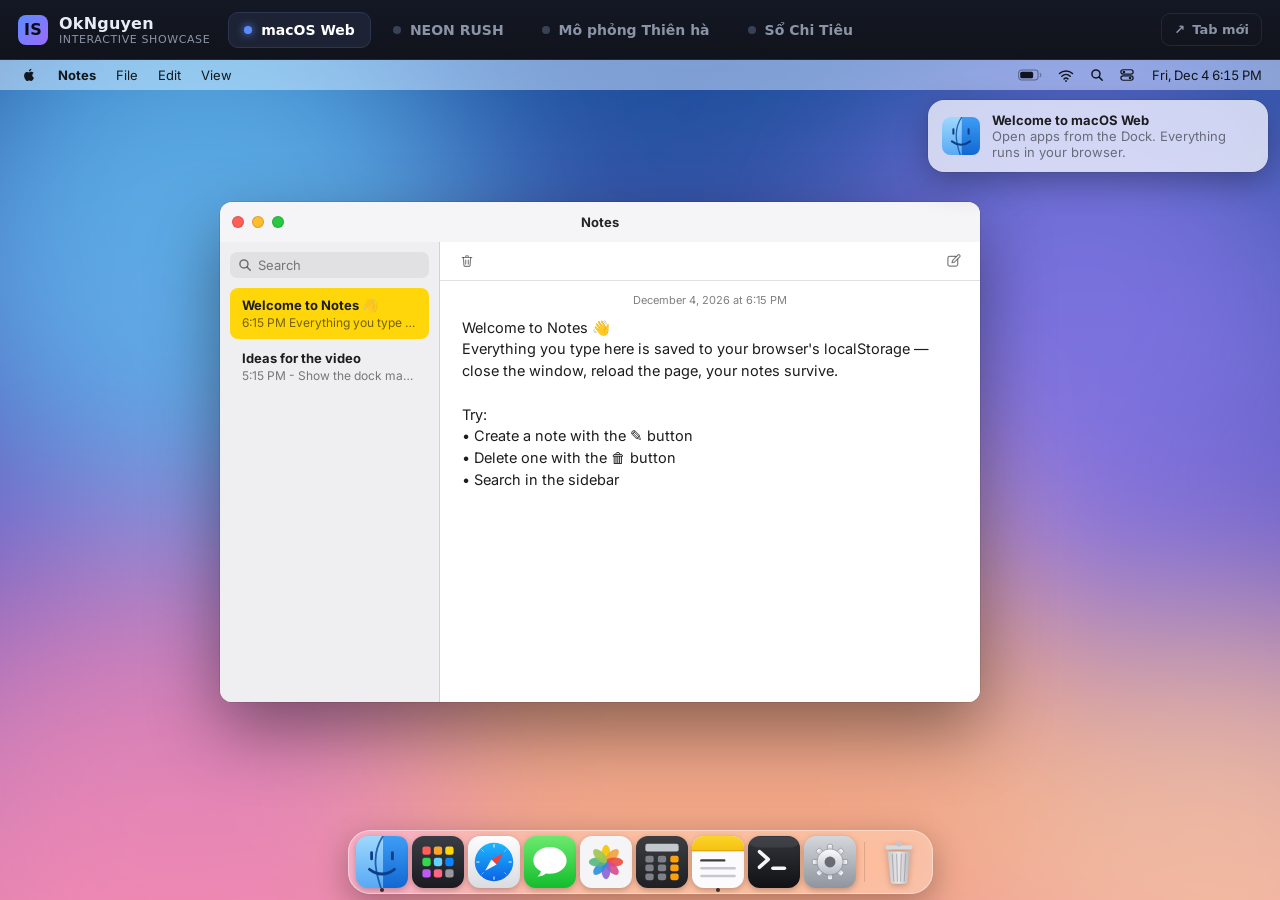
<file: index.html>
<!DOCTYPE html>
<html lang="vi">

<head>
  <meta charset="UTF-8">
  <meta name="viewport" content="width=device-width, initial-scale=1">
  <script type="text/javascript" src="https://lib.oknguyen.com/icon-oknguyen.js"></script>
  <title>Interactive Showcase - OkNguyen</title>
  <style>
    :root {
      --bg: #0b0d12;
      --bar: #11141b;
      --line: #222836;
      --txt: #e7ecf5;
      --mut: #8b94a7;
      --accent: #5b8cff;
      --accent2: #9b6bff;
    }

    * {
      margin: 0;
      padding: 0;
      box-sizing: border-box
    }

    html,
    body {
      height: 100%
    }

    body {
      font-family: 'Inter', system-ui, -apple-system, 'Segoe UI', Roboto, sans-serif;
      background: var(--bg);
      color: var(--txt);
      display: flex;
      flex-direction: column;
      height: 100vh;
      overflow: hidden
    }

    header {
      flex: 0 0 auto;
      display: flex;
      align-items: center;
      gap: 18px;
      padding: 0 18px;
      height: 60px;
      background: linear-gradient(180deg, #141824, #10131b);
      border-bottom: 1px solid var(--line);
      box-shadow: 0 1px 0 rgba(255, 255, 255, .03)
    }

    .brand {
      display: flex;
      align-items: center;
      gap: 11px;
      font-weight: 800;
      letter-spacing: .2px;
      white-space: nowrap
    }

    .brand .logo {
      width: 30px;
      height: 30px;
      border-radius: 8px;
      background: linear-gradient(135deg, var(--accent), var(--accent2));
      display: flex;
      align-items: center;
      justify-content: center;
      font-weight: 900;
      color: #0b0d12;
      font-size: 16px
    }

    .brand small {
      display: block;
      font-weight: 500;
      font-size: 11px;
      color: var(--mut);
      letter-spacing: .6px;
      text-transform: uppercase
    }

    nav {
      display: flex;
      gap: 6px;
      flex: 1 1 auto;
      overflow-x: auto;
      scrollbar-width: none
    }

    nav::-webkit-scrollbar {
      display: none
    }

    .tab {
      appearance: none;
      border: 1px solid transparent;
      background: transparent;
      color: var(--mut);
      font: inherit;
      font-weight: 600;
      font-size: 14px;
      padding: 9px 15px;
      border-radius: 10px;
      cursor: pointer;
      white-space: nowrap;
      display: flex;
      align-items: center;
      gap: 9px;
      transition: .15s
    }

    .tab .dot {
      width: 8px;
      height: 8px;
      border-radius: 50%;
      background: #384256;
      flex: 0 0 auto
    }

    .tab:hover {
      color: var(--txt);
      background: #1a1f2b
    }

    .tab.active {
      color: #fff;
      background: #1d2334;
      border-color: #2c3650
    }

    .tab.active .dot {
      background: var(--accent);
      box-shadow: 0 0 8px var(--accent)
    }

    .right {
      display: flex;
      align-items: center;
      gap: 10px;
      flex: 0 0 auto
    }

    .openbtn {
      display: inline-flex;
      align-items: center;
      gap: 7px;
      text-decoration: none;
      color: var(--mut);
      font-size: 13px;
      font-weight: 600;
      padding: 8px 12px;
      border: 1px solid var(--line);
      border-radius: 9px;
      transition: .15s
    }

    .openbtn:hover {
      color: #fff;
      border-color: #33405e;
      background: #161b27
    }

    main {
      flex: 1 1 auto;
      position: relative;
      background: #000
    }

    iframe {
      position: absolute;
      inset: 0;
      width: 100%;
      height: 100%;
      border: 0;
      background: #000
    }

    #loader {
      position: absolute;
      inset: 0;
      display: flex;
      align-items: center;
      justify-content: center;
      flex-direction: column;
      gap: 14px;
      color: var(--mut);
      background: var(--bg);
      transition: opacity .3s;
      z-index: 2
    }

    #loader.hide {
      opacity: 0;
      pointer-events: none
    }

    .spin {
      width: 34px;
      height: 34px;
      border: 3px solid #2a3245;
      border-top-color: var(--accent);
      border-radius: 50%;
      animation: s 1s linear infinite
    }

    @keyframes s {
      to {
        transform: rotate(360deg)
      }
    }

    @media (max-width:720px) {
      header {
        gap: 10px;
        padding: 0 10px
      }

      .brand small {
        display: none
      }

      .tab {
        padding: 8px 11px;
        font-size: 13px
      }

      .openbtn span {
        display: none
      }
    }
  </style>
</head>

<body>
  <header>
    <div class="brand">
      <div class="logo">IS</div>
      <div>OkNguyen<small>Interactive Showcase</small></div>
    </div>
    <nav id="nav"></nav>
    <div class="right">
      <a class="openbtn" id="openNew" href="#" target="_blank" rel="noopener" title="Mở demo hiện tại ở tab mới">↗
        <span>Tab mới</span></a>
    </div>
  </header>

  <main>
    <div id="loader">
      <div class="spin"></div>
      <div id="loadlabel">Đang tải…</div>
    </div>
    <iframe id="frame" title="demo" allow="fullscreen; autoplay; gamepad; pointer-lock" allowfullscreen></iframe>
  </main>

  <script>
    const DEMOS = [
      { id: 'macos', label: 'macOS Web', src: 'macos/index.html' },
      { id: 'neon-rush', label: 'NEON RUSH', src: 'neon-rush/index.html' },
      { id: 'galaxy', label: 'Mô phỏng Thiên hà', src: 'galaxy/index.html' },
      { id: 'expense', label: 'Sổ Chi Tiêu', src: 'expense/index.html' },
    ];

    const nav = document.getElementById('nav');
    const frame = document.getElementById('frame');
    const loader = document.getElementById('loader');
    const loadlabel = document.getElementById('loadlabel');
    const openNew = document.getElementById('openNew');

    DEMOS.forEach(d => {
      const b = document.createElement('button');
      b.className = 'tab'; b.dataset.id = d.id;
      b.innerHTML = '<span class="dot"></span>' + d.label;
      b.onclick = () => { location.hash = d.id; };
      nav.appendChild(b);
    });

    function current() {
      const id = location.hash.replace('#', '');
      return DEMOS.find(d => d.id === id) || DEMOS[0];
    }
    function load() {
      const d = current();
      document.querySelectorAll('.tab').forEach(t => t.classList.toggle('active', t.dataset.id === d.id));
      loadlabel.textContent = 'Đang tải ' + d.label + '…';
      loader.classList.remove('hide');
      openNew.href = d.src;
      if (frame.getAttribute('src') !== d.src) frame.setAttribute('src', d.src);
      else loader.classList.add('hide');
      document.title = 'Interactive Showcase · ' + d.label;
    }
    frame.addEventListener('load', () => loader.classList.add('hide'));
    window.addEventListener('hashchange', load);
    load();
  </script>
</body>

</html>
</file>
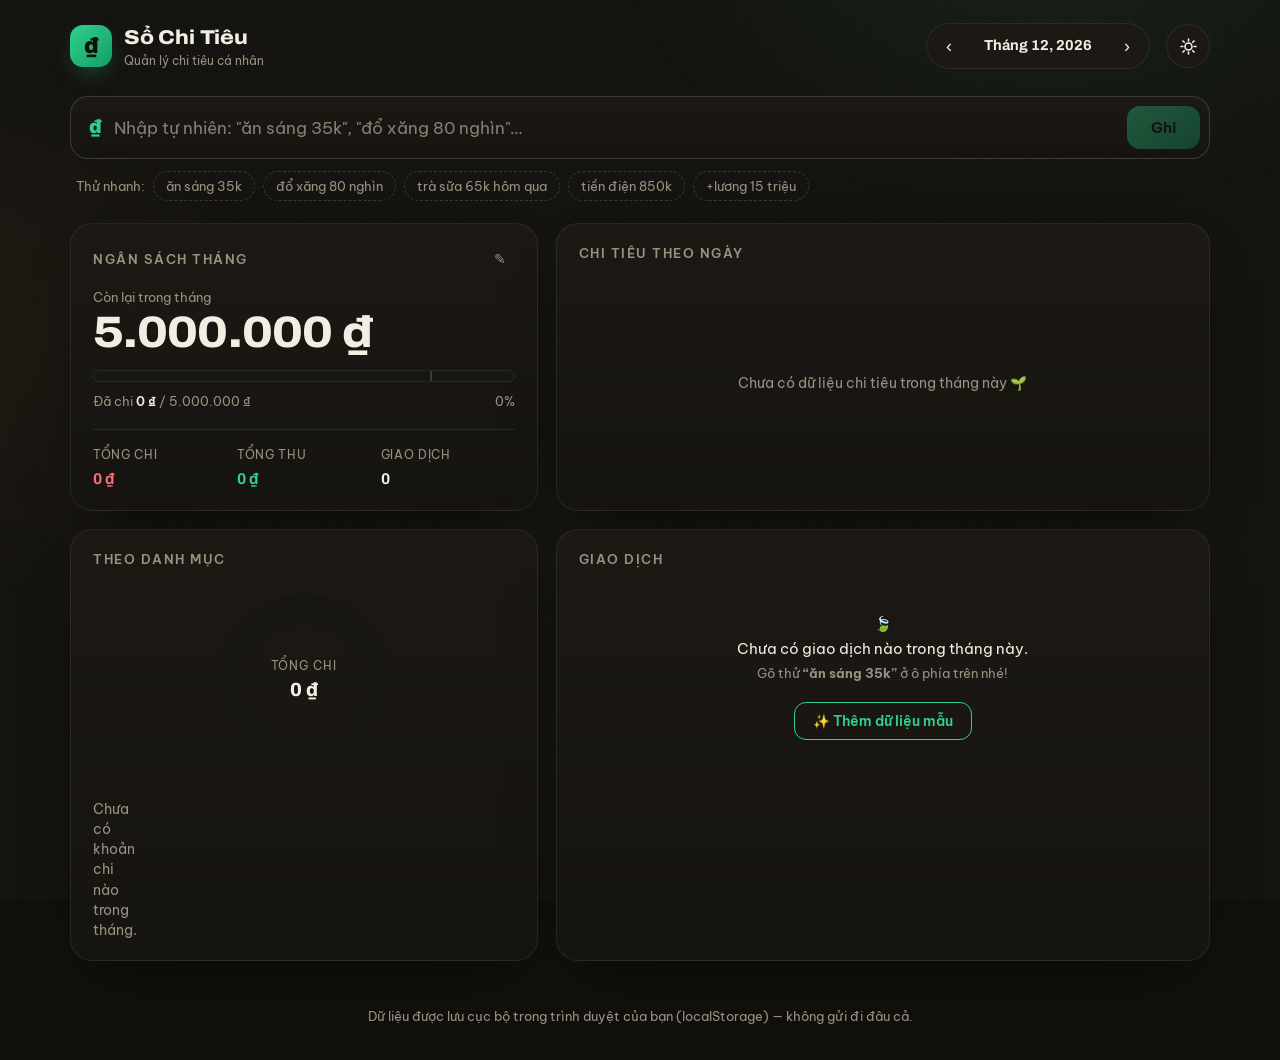
<file: expense/index.html>
<!DOCTYPE html>
<html lang="vi" data-theme="dark">
<head>
  <meta charset="UTF-8" />
  <meta name="viewport" content="width=device-width, initial-scale=1, viewport-fit=cover" />
  <meta name="theme-color" content="#11100d" />
  <meta name="description" content="Sổ Chi Tiêu — quản lý chi tiêu cá nhân kiểu Việt: nhập tự nhiên 'ăn sáng 35k', tự phân loại, biểu đồ và cảnh báo ngân sách." />
  <title>Sổ Chi Tiêu — Quản lý chi tiêu cá nhân</title>
  <link rel="icon" href="data:image/svg+xml,%3Csvg xmlns='http://www.w3.org/2000/svg' viewBox='0 0 64 64'%3E%3Crect width='64' height='64' rx='15' fill='%232fd18c'/%3E%3Ctext x='32' y='45' font-size='38' font-weight='bold' font-family='Arial' text-anchor='middle' fill='%230a120d'%3E%E2%82%AB%3C/text%3E%3C/svg%3E" />
  <link rel="preconnect" href="https://fonts.googleapis.com" />
  <link rel="preconnect" href="https://fonts.gstatic.com" crossorigin />
  <link href="https://fonts.googleapis.com/css2?family=Archivo:wdth,wght@62..125,400..900&family=Be+Vietnam+Pro:wght@400;500;600;700;800&display=swap" rel="stylesheet" />
  <link rel="stylesheet" href="styles.css" />
</head>
<body>
  <div class="bg-glow" aria-hidden="true"></div>

  <header class="topbar container">
    <div class="brand">
      <span class="brand-mark" aria-hidden="true">₫</span>
      <div>
        <h1>Sổ Chi Tiêu</h1>
        <p class="brand-sub">Quản lý chi tiêu cá nhân</p>
      </div>
    </div>
    <nav class="month-nav" aria-label="Chọn tháng">
      <button id="prevMonth" class="icon-btn" aria-label="Tháng trước">‹</button>
      <span id="monthLabel" class="month-label">—</span>
      <button id="nextMonth" class="icon-btn" aria-label="Tháng sau">›</button>
    </nav>
    <button id="themeToggle" class="icon-btn theme-toggle" aria-label="Đổi giao diện sáng / tối"></button>
  </header>

  <main class="container">
    <!-- Ô nhập ngôn ngữ tự nhiên -->
    <section class="entry reveal" style="--d:0s" aria-label="Thêm giao dịch">
      <form id="entryForm" class="entry-box" autocomplete="off">
        <span class="entry-icon" aria-hidden="true">₫</span>
        <input id="entryInput" type="text" enterkeyhint="done"
               placeholder="Nhập tự nhiên: &quot;ăn sáng 35k&quot;, &quot;đổ xăng 80 nghìn&quot;…" />
        <button type="submit" id="entryAdd" class="btn-add" disabled>Ghi</button>
      </form>
      <div id="preview" class="preview-row" hidden></div>
      <div class="examples" id="examples">
        <span class="examples-label">Thử nhanh:</span>
        <button type="button" class="chip-example">ăn sáng 35k</button>
        <button type="button" class="chip-example">đổ xăng 80 nghìn</button>
        <button type="button" class="chip-example">trà sữa 65k hôm qua</button>
        <button type="button" class="chip-example">tiền điện 850k</button>
        <button type="button" class="chip-example">+lương 15 triệu</button>
      </div>
    </section>

    <section class="grid">
      <!-- Ngân sách -->
      <article class="card budget-card reveal" style="--d:.06s">
        <header class="card-head">
          <h2>Ngân sách tháng</h2>
          <button id="budgetEdit" class="icon-btn small" aria-label="Sửa ngân sách" title="Sửa ngân sách">✎</button>
        </header>
        <div id="overBanner" class="over-banner" hidden>
          <span aria-hidden="true">🚨</span><span>Vượt ngân sách <b id="overAmount"></b></span>
        </div>
        <p class="budget-remaining-label" id="remainLabel">Còn lại trong tháng</p>
        <p class="big-number" id="remainValue">0 ₫</p>
        <div class="progress" role="progressbar" aria-label="Mức dùng ngân sách" id="progressBar">
          <div class="progress-fill" id="progressFill"></div>
          <span class="progress-tick" style="left:80%" title="Ngưỡng cảnh báo 80%"></span>
        </div>
        <p class="budget-meta">
          <span>Đã chi <b id="spentValue">0 ₫</b> / <span id="budgetValue">0 ₫</span></span>
          <span id="budgetPct">0%</span>
        </p>
        <form id="budgetForm" class="budget-form" hidden>
          <input id="budgetInput" type="text" inputmode="text" placeholder="VD: 5tr, 8 triệu, 5000000" />
          <button class="btn-mini" type="submit">Lưu</button>
          <div class="budget-presets" role="group" aria-label="Mức ngân sách gợi ý">
            <button type="button" data-v="3000000">3tr</button>
            <button type="button" data-v="5000000">5tr</button>
            <button type="button" data-v="8000000">8tr</button>
            <button type="button" data-v="12000000">12tr</button>
            <button type="button" data-v="20000000">20tr</button>
          </div>
        </form>
        <div class="stats-row">
          <div class="stat"><span class="stat-label">Tổng chi</span><b id="statExpense" class="neg">0 ₫</b></div>
          <div class="stat"><span class="stat-label">Tổng thu</span><b id="statIncome" class="pos">0 ₫</b></div>
          <div class="stat"><span class="stat-label">Giao dịch</span><b id="statCount">0</b></div>
        </div>
      </article>

      <!-- Biểu đồ cột theo ngày -->
      <article class="card chart-card reveal" style="--d:.12s">
        <header class="card-head">
          <h2>Chi tiêu theo ngày</h2>
          <span class="card-cap" id="barCaption"></span>
        </header>
        <div id="barChart" class="bar-chart" role="img" aria-label="Biểu đồ cột chi tiêu theo ngày trong tháng"></div>
      </article>

      <!-- Biểu đồ tròn theo danh mục -->
      <article class="card donut-card reveal" style="--d:.18s">
        <header class="card-head">
          <h2>Theo danh mục</h2>
          <span class="card-cap" id="donutCaption"></span>
        </header>
        <div class="donut-wrap">
          <div class="donut-figure" id="donut" role="img" aria-label="Biểu đồ tròn chi tiêu theo danh mục"></div>
          <ul id="legend" class="legend"></ul>
        </div>
      </article>

      <!-- Danh sách giao dịch -->
      <article class="card list-card reveal" style="--d:.24s">
        <header class="card-head">
          <h2>Giao dịch</h2>
          <span class="card-cap" id="txCount"></span>
        </header>
        <div id="txList" class="tx-list"></div>
        <div id="emptyState" class="empty" hidden>
          <p class="empty-icon" aria-hidden="true">🍃</p>
          <p>Chưa có giao dịch nào trong tháng này.</p>
          <p class="muted">Gõ thử <b>“ăn sáng 35k”</b> ở ô phía trên nhé!</p>
          <button id="seedBtn" class="btn-ghost" type="button">✨ Thêm dữ liệu mẫu</button>
        </div>
      </article>
    </section>
  </main>

  <footer class="foot container">
    Dữ liệu được lưu cục bộ trong trình duyệt của bạn (localStorage) — không gửi đi đâu cả.
  </footer>

  <div id="toasts" class="toasts" aria-live="polite"></div>
  <div id="catPicker" class="cat-picker" hidden></div>

  <script src="parser.js"></script>
  <script src="app.js"></script>
</body>
</html>
</file>
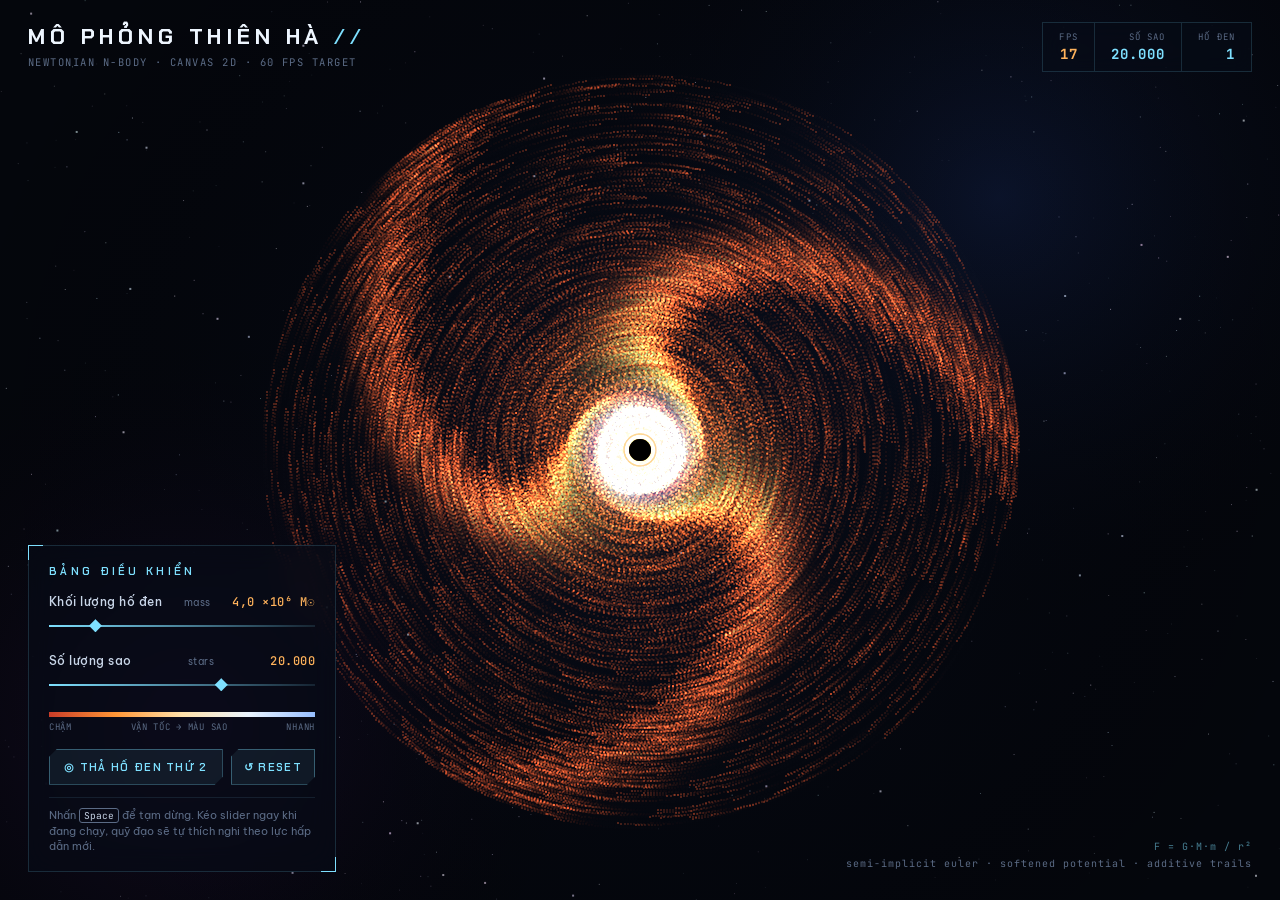
<file: galaxy/index.html>
<!DOCTYPE html>
<html lang="vi">
<head>
<meta charset="UTF-8">
<meta name="viewport" content="width=device-width, initial-scale=1.0">
<title>Mô Phỏng Thiên Hà · Newtonian N-Body</title>
<link rel="icon" href="data:,">
<link rel="preconnect" href="https://fonts.googleapis.com">
<link rel="preconnect" href="https://fonts.gstatic.com" crossorigin>
<link href="https://fonts.googleapis.com/css2?family=Chakra+Petch:wght@500;600;700&family=Be+Vietnam+Pro:wght@400;500&family=JetBrains+Mono:wght@400;700&display=swap" rel="stylesheet">
<style>
  :root {
    --bg: #04060c;
    --cyan: #7ee0ff;
    --cyan-dim: rgba(126, 224, 255, 0.16);
    --amber: #ffb35c;
    --text: #c9d6e8;
    --text-dim: #5b6b85;
    --panel-bg: rgba(8, 12, 24, 0.62);
  }
  * { margin: 0; padding: 0; box-sizing: border-box; }
  html, body { height: 100%; overflow: hidden; }
  body {
    background: var(--bg);
    color: var(--text);
    font-family: 'Be Vietnam Pro', sans-serif;
    user-select: none;
  }
  canvas { position: fixed; inset: 0; display: block; }
  #sim.armed { cursor: crosshair; }

  /* ---- HUD layers ---- */
  .hud { position: fixed; z-index: 10; pointer-events: none; }

  header.hud {
    top: 0; left: 0; right: 0;
    display: flex; justify-content: space-between; align-items: flex-start;
    padding: 22px 28px;
  }
  .title h1 {
    font-family: 'Chakra Petch', sans-serif;
    font-weight: 700; font-size: 22px;
    letter-spacing: 0.22em; color: #eef6ff;
  }
  .title h1 .slash { color: var(--cyan); font-weight: 500; }
  .title .sub {
    margin-top: 4px;
    font-family: 'JetBrains Mono', monospace;
    font-size: 10.5px; letter-spacing: 0.14em;
    color: var(--text-dim);
  }
  .readouts {
    display: flex; gap: 0;
    font-family: 'JetBrains Mono', monospace;
    font-size: 11px; letter-spacing: 0.1em;
    border: 1px solid var(--cyan-dim);
    background: var(--panel-bg);
    backdrop-filter: blur(10px);
  }
  .readouts .cell {
    padding: 8px 16px;
    border-left: 1px solid var(--cyan-dim);
    text-align: right;
  }
  .readouts .cell:first-child { border-left: none; }
  .readouts .lbl { color: var(--text-dim); font-size: 9px; display: block; margin-bottom: 2px; }
  .readouts b { color: var(--cyan); font-weight: 700; font-size: 14px; }
  .readouts #fps.warn { color: var(--amber); }

  /* ---- Control panel ---- */
  aside.hud {
    left: 28px; bottom: 28px;
    width: 308px;
    pointer-events: auto;
    background: var(--panel-bg);
    backdrop-filter: blur(14px);
    border: 1px solid var(--cyan-dim);
    padding: 18px 20px 16px;
  }
  /* corner brackets */
  aside.hud::before, aside.hud::after {
    content: ''; position: absolute; width: 14px; height: 14px;
    border: 1px solid var(--cyan);
  }
  aside.hud::before { top: -1px; left: -1px; border-right: none; border-bottom: none; }
  aside.hud::after  { bottom: -1px; right: -1px; border-left: none; border-top: none; }

  aside h2 {
    font-family: 'Chakra Petch', sans-serif;
    font-size: 11px; font-weight: 600; letter-spacing: 0.3em;
    color: var(--cyan); margin-bottom: 16px;
  }
  .ctrl { margin-bottom: 14px; }
  .ctrl label {
    display: flex; justify-content: space-between; align-items: baseline;
    font-size: 12px; font-weight: 500; letter-spacing: 0.04em;
    margin-bottom: 7px;
  }
  .ctrl label .en { color: var(--text-dim); font-size: 10px; font-weight: 400; }
  .ctrl output {
    font-family: 'JetBrains Mono', monospace;
    font-size: 12px; color: var(--amber);
  }
  input[type=range] {
    -webkit-appearance: none; appearance: none;
    width: 100%; height: 18px; background: transparent; cursor: pointer;
  }
  input[type=range]::-webkit-slider-runnable-track {
    height: 2px;
    background: linear-gradient(90deg, var(--cyan), rgba(126,224,255,0.12));
  }
  input[type=range]::-webkit-slider-thumb {
    -webkit-appearance: none; appearance: none;
    width: 13px; height: 13px; margin-top: -5.5px;
    background: var(--cyan);
    clip-path: polygon(50% 0, 100% 50%, 50% 100%, 0 50%);
    box-shadow: 0 0 10px rgba(126,224,255,0.8);
  }
  input[type=range]::-moz-range-track {
    height: 2px;
    background: linear-gradient(90deg, var(--cyan), rgba(126,224,255,0.12));
  }
  input[type=range]::-moz-range-thumb {
    width: 13px; height: 13px; border: none;
    background: var(--cyan);
    clip-path: polygon(50% 0, 100% 50%, 50% 100%, 0 50%);
  }

  .legend { margin: 2px 0 16px; }
  .legend .bar {
    height: 5px;
    background: linear-gradient(90deg, #c83c28, #ff9636, #ffe1aa, #ebf5ff, #96beff);
  }
  .legend .cap {
    display: flex; justify-content: space-between;
    font-family: 'JetBrains Mono', monospace;
    font-size: 9px; color: var(--text-dim);
    letter-spacing: 0.08em; margin-top: 4px;
  }

  .btns { display: flex; gap: 8px; margin-top: 4px; }
  button {
    font-family: 'Chakra Petch', sans-serif;
    font-size: 11px; font-weight: 600; letter-spacing: 0.12em;
    color: var(--cyan);
    background: rgba(126,224,255,0.07);
    border: 1px solid rgba(126,224,255,0.35);
    padding: 10px 12px; cursor: pointer;
    clip-path: polygon(8px 0, 100% 0, 100% calc(100% - 8px), calc(100% - 8px) 100%, 0 100%, 0 8px);
    transition: background .15s, color .15s, border-color .15s, box-shadow .15s;
  }
  button:hover { background: rgba(126,224,255,0.18); box-shadow: 0 0 14px rgba(126,224,255,0.25); }
  #dropBtn { flex: 1; }
  #dropBtn.armed {
    color: #1a0f00; background: var(--amber); border-color: var(--amber);
    box-shadow: 0 0 18px rgba(255,179,92,0.55);
    animation: pulse 1.1s ease-in-out infinite;
  }
  #dropBtn:disabled {
    opacity: 0.35; cursor: not-allowed; box-shadow: none;
    background: rgba(126,224,255,0.07);
  }
  @keyframes pulse { 50% { box-shadow: 0 0 30px rgba(255,179,92,0.85); } }

  .hint {
    margin-top: 12px;
    font-size: 10.5px; line-height: 1.5;
    color: var(--text-dim);
    border-top: 1px solid rgba(126,224,255,0.1);
    padding-top: 10px;
    min-height: 28px;
  }
  .hint.armed { color: var(--amber); }
  kbd {
    font-family: 'JetBrains Mono', monospace; font-size: 9.5px;
    border: 1px solid var(--text-dim); border-radius: 3px;
    padding: 0 4px; color: var(--text);
  }

  footer.hud {
    right: 28px; bottom: 28px;
    font-family: 'JetBrains Mono', monospace;
    font-size: 10px; letter-spacing: 0.1em;
    color: var(--text-dim); text-align: right; line-height: 1.7;
  }
  footer .formula { color: rgba(126,224,255,0.55); }

  #pausedTag {
    top: 50%; left: 50%; transform: translate(-50%, -50%);
    font-family: 'Chakra Petch', sans-serif;
    font-size: 13px; font-weight: 600; letter-spacing: 0.5em;
    color: var(--amber);
    border: 1px solid rgba(255,179,92,0.5);
    padding: 10px 26px 10px 32px;
    background: rgba(8,12,24,0.7);
    display: none;
  }
  #pausedTag.show { display: block; }
</style>
</head>
<body>

<canvas id="bg"></canvas>
<canvas id="sim"></canvas>

<header class="hud">
  <div class="title">
    <h1>MÔ PHỎNG THIÊN HÀ <span class="slash">//</span></h1>
    <div class="sub">NEWTONIAN N-BODY &middot; CANVAS 2D &middot; 60 FPS TARGET</div>
  </div>
  <div class="readouts">
    <div class="cell"><span class="lbl">FPS</span><b id="fps">--</b></div>
    <div class="cell"><span class="lbl">SỐ SAO</span><b id="starCt">0</b></div>
    <div class="cell"><span class="lbl">HỐ ĐEN</span><b id="bhCt">1</b></div>
  </div>
</header>

<aside class="hud">
  <h2>BẢNG ĐIỀU KHIỂN</h2>

  <div class="ctrl">
    <label>Khối lượng hố đen <span class="en">mass</span> <output id="massVal"></output></label>
    <input type="range" id="mass" min="1" max="20" step="0.1" value="4">
  </div>

  <div class="ctrl">
    <label>Số lượng sao <span class="en">stars</span> <output id="countVal"></output></label>
    <input type="range" id="count" min="1000" max="30000" step="500" value="20000">
  </div>

  <div class="legend">
    <div class="bar"></div>
    <div class="cap"><span>CHẬM</span><span>VẬN TỐC &rarr; MÀU SAO</span><span>NHANH</span></div>
  </div>

  <div class="btns">
    <button id="dropBtn">&#9678; THẢ HỐ ĐEN THỨ 2</button>
    <button id="resetBtn">&#8634; RESET</button>
  </div>

  <p class="hint" id="hint"></p>
</aside>

<footer class="hud">
  <div class="formula">F = G&middot;M&middot;m / r&sup2;</div>
  <div>semi-implicit euler &middot; softened potential &middot; additive trails</div>
</footer>

<div class="hud" id="pausedTag">TẠM DỪNG</div>

<script>
'use strict';
(() => {

// ============================== Setup ==============================
const simCv = document.getElementById('sim');
const bgCv  = document.getElementById('bg');
const ctx   = simCv.getContext('2d');
const bgx   = bgCv.getContext('2d', { alpha: false });

let W = 0, H = 0;

// ============================== State ==============================
const MAXN  = 46000;                 // 30k slider max + companion galaxies
const px = new Float32Array(MAXN);
const py = new Float32Array(MAXN);
const vx = new Float32Array(MAXN);
const vy = new Float32Array(MAXN);
let active = 0;

const GM_UNIT  = 150;                // slider unit (10^6 M☉) -> GM in px³/frame²
const SOFT2    = 90;                 // softening² (px²): keeps F finite at r->0
const SOFT2_BH = 500;                // larger softening between black holes
const MAX_BH   = 4;
const TRAIL    = 0.18;               // per-frame alpha removed -> trail length

const bhs = [];                      // {x, y, vx, vy, gm, dir}
const pulses = [];                   // merge shockwave rings

let armed = false, paused = false;
let dragging = false, dragSX = 0, dragSY = 0, dragX = 0, dragY = 0;

// ---- velocity -> color buckets (counting sort, 1 fillStyle per bucket) ----
const NB = 48;
const bidx   = new Uint8Array(MAXN);
const counts = new Int32Array(NB);
const offs   = new Int32Array(NB);
const order  = new Int32Array(MAXN);
let invVTop  = 1;                    // 1 / max expected speed, tracks BH mass

// Stellar temperature palette: slow = red dwarf, fast = blue-hot
const PAL = (() => {
  const stops = [
    [0.00, 200,  60,  40, 0.34],
    [0.30, 255, 150,  60, 0.42],
    [0.55, 255, 225, 170, 0.52],
    [0.75, 235, 245, 255, 0.62],
    [1.00, 150, 190, 255, 0.85],
  ];
  const out = [];
  for (let i = 0; i < NB; i++) {
    const t = i / (NB - 1);
    let a = stops[0], b = stops[stops.length - 1];
    for (let s = 0; s < stops.length - 1; s++)
      if (t >= stops[s][0] && t <= stops[s + 1][0]) { a = stops[s]; b = stops[s + 1]; break; }
    const f = (t - a[0]) / (b[0] - a[0] || 1);
    const mix = (i1, i2) => Math.round(a[i1] + (b[i1] - a[i1]) * f);
    out.push(`rgba(${mix(1)},${mix(2)},${mix(3)},${(a[4] + (b[4] - a[4]) * f).toFixed(2)})`);
  }
  return out;
})();

// ============================== DOM refs ==============================
const $ = id => document.getElementById(id);
const massEl = $('mass'), countEl = $('count');
const massVal = $('massVal'), countVal = $('countVal');
const fpsEl = $('fps'), starCtEl = $('starCt'), bhCtEl = $('bhCt');
const dropBtn = $('dropBtn'), resetBtn = $('resetBtn');
const hintEl = $('hint'), pausedTag = $('pausedTag');

const viNum = n => n.toLocaleString('vi-VN');
const HINT_IDLE  = 'Nhấn <kbd>Space</kbd> để tạm dừng. Kéo slider ngay khi đang chạy, quỹ đạo sẽ tự thích nghi theo lực hấp dẫn mới.';
const HINT_ARMED = 'Click vào vũ trụ để thả hố đen kèm thiên hà vệ tinh. Giữ chuột và kéo để ném nó theo hướng đó.';
const HINT_FULL  = 'Đã đạt giới hạn 4 hố đen. Nhấn RESET để bắt đầu lại.';

// ============================== Galaxy spawning ==============================
const gauss = () => (Math.random() + Math.random() + Math.random()) - 1.5;

// Disk of stars on near-circular orbits around `bh`, seeded with 3 log-spiral arms
function spawnDisk(bh, n, rMax) {
  const rMin = 13;
  const end = Math.min(active + n, MAXN);
  for (let i = active; i < end; i++) {
    const r = rMin + Math.pow(Math.random(), 1.7) * (rMax - rMin);
    let th;
    if (Math.random() < 0.55) {
      th = ((Math.random() * 3) | 0) * (Math.PI * 2 / 3)
         + Math.log(r / rMin) * 2.4 + gauss() * 0.26;
    } else {
      th = Math.random() * Math.PI * 2;
    }
    const cos = Math.cos(th), sin = Math.sin(th);
    px[i] = bh.x + cos * r;
    py[i] = bh.y + sin * r;
    const v = Math.sqrt(bh.gm / r) * (0.93 + Math.random() * 0.13) * bh.dir;
    vx[i] = -sin * v + bh.vx;
    vy[i] =  cos * v + bh.vy;
  }
  active = end;
}

function diskRadius(k) { return k === 0 ? Math.min(W, H) * 0.42 : Math.min(W, H) * 0.26; }

function syncStarCount() {
  const target = +countEl.value + extraStars();
  if (target > active) {
    // top-up around hosts, mass-weighted
    let need = Math.min(target, MAXN) - active;
    const gmSum = bhs.reduce((s, b) => s + b.gm, 0);
    for (let k = 0; k < bhs.length && need > 0; k++) {
      const cnt = k === bhs.length - 1 ? need
        : Math.min(need, Math.max(1, Math.round(need * bhs[k].gm / gmSum)));
      const before = active;
      spawnDisk(bhs[k], cnt, diskRadius(k));
      need -= (active - before);
    }
  } else if (target < active) {
    active = target;
  }
  starCtEl.textContent = viNum(active);
}
let companionStars = 0;              // stars belonging to dropped galaxies
function extraStars() { return companionStars; }

// ============================== Black holes ==============================
function bhRadius(bh) { return 5 + 3 * Math.sqrt(bh.gm / GM_UNIT); }

function primaryGM() { return +massEl.value * GM_UNIT; }

function refreshVScale() {
  // top of the color scale ~ orbital speed at r=25px, so mid-disk stars
  // already reach the white/blue half of the palette
  invVTop = 1 / (1.15 * Math.sqrt(bhs[0].gm / 25));
}

function dropBlackHole(x, y, dvx, dvy) {
  const gm = primaryGM();
  const bh = { x, y, vx: dvx, vy: dvy, gm, dir: Math.random() < 0.5 ? 1 : -1 };
  bhs.push(bh);
  const n = Math.min(Math.round(+countEl.value * 0.5), MAXN - active);
  companionStars += n;
  spawnDisk(bh, n, Math.min(W, H) * 0.26);
  starCtEl.textContent = viNum(active);
  bhCtEl.textContent = bhs.length;
  if (bhs.length >= MAX_BH) { dropBtn.disabled = true; setHint(HINT_FULL); }
}

function mergeBH(i, j) {
  const a = bhs[i], b = bhs[j];
  const m = a.gm + b.gm;
  a.x  = (a.x * a.gm + b.x * b.gm) / m;
  a.y  = (a.y * a.gm + b.y * b.gm) / m;
  a.vx = (a.vx * a.gm + b.vx * b.gm) / m;   // momentum conserved (gm as mass proxy)
  a.vy = (a.vy * a.gm + b.vy * b.gm) / m;
  a.gm = m;
  bhs.splice(j, 1);
  pulses.push({ x: a.x, y: a.y, r: bhRadius(a) * 2, alpha: 0.9 });
  bhCtEl.textContent = bhs.length;
  if (bhs.length < MAX_BH && !armed) dropBtn.disabled = false;
  if (i === 0) refreshVScale();
}

// ============================== Physics ==============================
const bxL = new Float64Array(MAX_BH), byL = new Float64Array(MAX_BH), bgmL = new Float64Array(MAX_BH);

const m2 = (a, b) => a.gm + b.gm;

function step(dt) {
  const nb = bhs.length;

  // --- black hole pairwise gravity + merge check ---
  for (let i = 0; i < nb; i++) {
    for (let j = i + 1; j < nb; j++) {
      const A = bhs[i], B = bhs[j];
      const dx = B.x - A.x, dy = B.y - A.y;
      const r2 = dx * dx + dy * dy;
      if (r2 < Math.pow((bhRadius(A) + bhRadius(B)) * 0.8, 2)) { mergeBH(i, j); return step(dt); }
      const inv = 1 / Math.sqrt(r2 + SOFT2_BH);
      const s = inv * inv * inv;
      A.vx += dx * B.gm * s * dt;  A.vy += dy * B.gm * s * dt;
      B.vx -= dx * A.gm * s * dt;  B.vy -= dy * A.gm * s * dt;
      // dynamical friction (Chandrasekhar): pure Newton never decays an
      // orbit, so without this the galaxies would waltz forever
      if (r2 < 250000) {
        const f = 1 - 0.0035 * dt;
        const mvx = (A.vx * A.gm + B.vx * B.gm) / m2(A, B);
        const mvy = (A.vy * A.gm + B.vy * B.gm) / m2(A, B);
        A.vx = mvx + (A.vx - mvx) * f;  A.vy = mvy + (A.vy - mvy) * f;
        B.vx = mvx + (B.vx - mvx) * f;  B.vy = mvy + (B.vy - mvy) * f;
      }
    }
  }
  // gentle camera ease: keep the mass centroid near screen center so the
  // system never drifts out of view (uniform translation, no fake forces)
  let cgx = 0, cgy = 0, gsum = 0;
  for (let i = 0; i < nb; i++) { cgx += bhs[i].x * bhs[i].gm; cgy += bhs[i].y * bhs[i].gm; gsum += bhs[i].gm; }
  const shx = (W / 2 - cgx / gsum) * 0.004 * dt;
  const shy = (H / 2 - cgy / gsum) * 0.004 * dt;

  for (let i = 0; i < nb; i++) {
    const b = bhs[i];
    b.x += b.vx * dt + shx;  b.y += b.vy * dt + shy;
    bxL[i] = b.x;  byL[i] = b.y;  bgmL[i] = b.gm;
  }

  // --- stars: gravity from every black hole (Newton, softened) ---
  const farR2 = Math.pow(Math.max(W, H) * 2.2, 2);
  const vScale = invVTop * (NB - 1);
  for (let i = 0; i < active; i++) {
    let ax = 0, ay = 0, r2min = Infinity;
    const x = px[i], y = py[i];
    for (let k = 0; k < nb; k++) {
      const dx = bxL[k] - x, dy = byL[k] - y;
      const r2 = dx * dx + dy * dy;
      if (r2 < r2min) r2min = r2;
      const inv = 1 / Math.sqrt(r2 + SOFT2);
      const s = bgmL[k] * inv * inv * inv;       // GM / (r²+ε²)^(3/2)
      ax += dx * s;  ay += dy * s;
    }
    let nvx = vx[i] + ax * dt;
    let nvy = vy[i] + ay * dt;

    // recycle escapees into a fresh orbit so the galaxy stays dense
    if (r2min > farR2) {
      const host = bhs[(Math.random() * nb) | 0];
      const r = 13 + Math.pow(Math.random(), 1.5) * Math.min(W, H) * 0.33;
      const th = Math.random() * Math.PI * 2;
      const cos = Math.cos(th), sin = Math.sin(th);
      px[i] = host.x + cos * r;  py[i] = host.y + sin * r;
      const v = Math.sqrt(host.gm / r) * host.dir;
      nvx = -sin * v + host.vx;  nvy = cos * v + host.vy;
    } else {
      px[i] = x + nvx * dt + shx;
      py[i] = y + nvy * dt + shy;
    }
    vx[i] = nvx;  vy[i] = nvy;

    // color bucket from speed (sqrt curve spreads the palette nicely)
    let b = (Math.sqrt(Math.sqrt(nvx * nvx + nvy * nvy) * invVTop) * vScale) | 0;
    bidx[i] = b > NB - 1 ? NB - 1 : b;
  }
}

// ============================== Render ==============================
function render() {
  // fade previous frame -> light trails (destination-out fully decays to 0)
  ctx.globalCompositeOperation = 'destination-out';
  ctx.fillStyle = `rgba(0,0,0,${TRAIL})`;
  ctx.fillRect(0, 0, W, H);

  // counting sort stars by color bucket
  counts.fill(0);
  for (let i = 0; i < active; i++) counts[bidx[i]]++;
  let off = 0;
  for (let b = 0; b < NB; b++) { offs[b] = off; off += counts[b]; }
  for (let i = 0; i < active; i++) order[offs[bidx[i]]++] = i;

  ctx.globalCompositeOperation = 'lighter';
  for (let b = 0; b < NB; b++) {
    const end = offs[b], start = end - counts[b];
    if (start === end) continue;
    ctx.fillStyle = PAL[b];
    const size = b >= 42 ? 3 : 2;
    for (let k = start; k < end; k++) {
      const i = order[k];
      ctx.fillRect(px[i] | 0, py[i] | 0, size, size);
    }
  }

  // black holes: accretion glow + photon ring + event horizon
  for (let k = 0; k < bhs.length; k++) {
    const b = bhs[k], rs = bhRadius(b);
    const g = ctx.createRadialGradient(b.x, b.y, rs * 0.6, b.x, b.y, rs * 7);
    g.addColorStop(0,    'rgba(255,190,110,0.55)');
    g.addColorStop(0.25, 'rgba(255,140,60,0.22)');
    g.addColorStop(0.6,  'rgba(120,90,255,0.06)');
    g.addColorStop(1,    'rgba(0,0,0,0)');
    ctx.fillStyle = g;
    ctx.beginPath(); ctx.arc(b.x, b.y, rs * 7, 0, 7); ctx.fill();

    ctx.globalCompositeOperation = 'source-over';
    ctx.beginPath(); ctx.arc(b.x, b.y, rs * 1.45, 0, 7);
    ctx.strokeStyle = 'rgba(255,210,150,0.9)'; ctx.lineWidth = 1.4; ctx.stroke();
    ctx.beginPath(); ctx.arc(b.x, b.y, rs, 0, 7);
    ctx.fillStyle = '#000'; ctx.fill();
    ctx.globalCompositeOperation = 'lighter';
  }

  // merge shockwaves
  for (let p = pulses.length - 1; p >= 0; p--) {
    const pu = pulses[p];
    ctx.beginPath(); ctx.arc(pu.x, pu.y, pu.r, 0, 7);
    ctx.strokeStyle = `rgba(255,220,170,${pu.alpha.toFixed(3)})`;
    ctx.lineWidth = 2; ctx.stroke();
    pu.r += 7; pu.alpha *= 0.9;
    if (pu.alpha < 0.02) pulses.splice(p, 1);
  }

  // aim arrow while dragging a new black hole in
  if (dragging) {
    ctx.globalCompositeOperation = 'source-over';
    ctx.strokeStyle = 'rgba(255,179,92,0.9)';
    ctx.fillStyle = 'rgba(255,179,92,0.9)';
    ctx.lineWidth = 1.5;
    ctx.setLineDash([6, 5]);
    ctx.beginPath(); ctx.moveTo(dragSX, dragSY); ctx.lineTo(dragX, dragY); ctx.stroke();
    ctx.setLineDash([]);
    ctx.beginPath(); ctx.arc(dragSX, dragSY, 9, 0, 7); ctx.stroke();
    const ang = Math.atan2(dragY - dragSY, dragX - dragSX);
    ctx.beginPath();
    ctx.moveTo(dragX, dragY);
    ctx.lineTo(dragX - 11 * Math.cos(ang - 0.42), dragY - 11 * Math.sin(ang - 0.42));
    ctx.lineTo(dragX - 11 * Math.cos(ang + 0.42), dragY - 11 * Math.sin(ang + 0.42));
    ctx.fill();
  }
}

// ============================== Background (static, drawn once) ==============================
function paintBackground() {
  bgx.fillStyle = '#04060c';
  bgx.fillRect(0, 0, W, H);
  const neb = [
    [W * 0.78, H * 0.22, Math.min(W, H) * 0.5, 'rgba(20, 36, 80, 0.55)'],
    [W * 0.15, H * 0.8,  Math.min(W, H) * 0.45, 'rgba(40, 18, 64, 0.5)'],
    [W * 0.5,  H * 0.5,  Math.min(W, H) * 0.8, 'rgba(10, 18, 38, 0.6)'],
  ];
  for (const [x, y, r, c] of neb) {
    const g = bgx.createRadialGradient(x, y, 0, x, y, r);
    g.addColorStop(0, c); g.addColorStop(1, 'rgba(0,0,0,0)');
    bgx.fillStyle = g;
    bgx.fillRect(0, 0, W, H);
  }
  for (let i = 0; i < 700; i++) {
    const a = Math.random();
    bgx.fillStyle = `rgba(${200 + (Math.random() * 55) | 0},${210 + (Math.random() * 45) | 0},255,${(0.08 + a * a * 0.5).toFixed(2)})`;
    bgx.fillRect(Math.random() * W, Math.random() * H, a > 0.93 ? 2 : 1, a > 0.93 ? 2 : 1);
  }
}

// ============================== Main loop ==============================
let last = performance.now(), frames = 0, fpsTimer = last;
let perfStep = 0, perfRender = 0, perfN = 0;
window.__perf = () => { const r = { step: perfStep / perfN, render: perfRender / perfN, n: perfN }; perfStep = perfRender = perfN = 0; return r; };

function loop(t) {
  requestAnimationFrame(loop);
  let dt = (t - last) / 16.6667;          // dt in "frames @60fps"
  last = t;
  if (dt > 2.5) dt = 2.5;                 // tab-switch protection

  if (!paused) {
    const t0 = performance.now();
    if (dt > 1.4) { step(dt / 2); step(dt / 2); }   // substep for stability
    else step(dt);
    const t1 = performance.now();
    render();
    const t2 = performance.now();
    perfStep += t1 - t0; perfRender += t2 - t1; perfN++;
  } else if (dragging) {
    render();
  }

  frames++;
  if (t - fpsTimer >= 500) {
    const fps = Math.round(frames * 1000 / (t - fpsTimer));
    fpsEl.textContent = fps;
    fpsEl.classList.toggle('warn', fps < 50);
    window.__fps = fps;                   // exposed for testing
    frames = 0; fpsTimer = t;
  }
}

// ============================== Init / Reset ==============================
function reset() {
  active = 0;
  companionStars = 0;
  bhs.length = 0;
  pulses.length = 0;
  bhs.push({ x: W / 2, y: H / 2, vx: 0, vy: 0, gm: primaryGM(), dir: 1 });
  refreshVScale();
  spawnDisk(bhs[0], +countEl.value, diskRadius(0));
  ctx.clearRect(0, 0, W, H);
  starCtEl.textContent = viNum(active);
  bhCtEl.textContent = '1';
  disarm();
  dropBtn.disabled = false;
  window.__active = () => active;
  window.__bhs = bhs;
}

function resize() {
  W = simCv.width = bgCv.width = window.innerWidth;
  H = simCv.height = bgCv.height = window.innerHeight;
  paintBackground();
}

// ============================== UI wiring ==============================
function setHint(html, cls) {
  hintEl.innerHTML = html;
  hintEl.className = 'hint' + (cls ? ' ' + cls : '');
}
function arm() {
  armed = true;
  simCv.classList.add('armed');
  dropBtn.classList.add('armed');
  setHint(HINT_ARMED, 'armed');
}
function disarm() {
  armed = false; dragging = false;
  simCv.classList.remove('armed');
  dropBtn.classList.remove('armed');
  setHint(bhs.length >= MAX_BH ? HINT_FULL : HINT_IDLE);
}

massEl.addEventListener('input', () => {
  massVal.textContent = (+massEl.value).toLocaleString('vi-VN', { minimumFractionDigits: 1, maximumFractionDigits: 1 }) + ' ×10⁶ M☉';
  if (bhs.length) { bhs[0].gm = primaryGM(); refreshVScale(); }
});
countEl.addEventListener('input', () => {
  countVal.textContent = viNum(+countEl.value);
  syncStarCount();
});

dropBtn.addEventListener('click', () => {
  if (bhs.length >= MAX_BH) return;
  armed ? disarm() : arm();
});
resetBtn.addEventListener('click', reset);

simCv.addEventListener('pointerdown', e => {
  if (!armed) return;
  dragging = true;
  dragSX = dragX = e.clientX;
  dragSY = dragY = e.clientY;
  simCv.setPointerCapture(e.pointerId);
});
simCv.addEventListener('pointermove', e => {
  if (dragging) { dragX = e.clientX; dragY = e.clientY; }
});
simCv.addEventListener('pointerup', e => {
  if (!dragging) return;
  dragging = false;
  const dx = e.clientX - dragSX, dy = e.clientY - dragSY;
  const len = Math.hypot(dx, dy);
  let dvx, dvy;
  if (len < 8) {
    // plain click: gentle decaying orbit around the primary -> guaranteed collision
    const p = bhs[0];
    const rx = dragSX - p.x, ry = dragSY - p.y;
    const r = Math.hypot(rx, ry) || 1;
    const v = Math.sqrt(p.gm / r) * 0.65;
    dvx = -ry / r * v + p.vx;
    dvy =  rx / r * v + p.vy;
  } else {
    dvx = dx * 0.006; dvy = dy * 0.006;
    // cap below escape velocity so a hard throw cannot eject the new
    // galaxy (and its stars) out of the system forever
    const gmSum = bhs.reduce((s, b) => s + b.gm, 0) + primaryGM();
    const rC = Math.hypot(dragSX - bhs[0].x, dragSY - bhs[0].y) || 1;
    const vEsc = Math.sqrt(2 * gmSum / rC);
    const sp = Math.hypot(dvx, dvy);
    if (sp > vEsc * 0.9) { dvx *= vEsc * 0.9 / sp; dvy *= vEsc * 0.9 / sp; }
  }
  dropBlackHole(dragSX, dragSY, dvx, dvy);
  disarm();
  if (bhs.length >= MAX_BH) { dropBtn.disabled = true; setHint(HINT_FULL); }
});

window.addEventListener('keydown', e => {
  if (e.code === 'Space') {
    e.preventDefault();
    paused = !paused;
    pausedTag.classList.toggle('show', paused);
  }
});
window.addEventListener('resize', resize);

// ============================== Go ==============================
massEl.dispatchEvent(new Event('input'));
countVal.textContent = viNum(+countEl.value);
resize();
reset();
requestAnimationFrame(t => { last = t; requestAnimationFrame(loop); });

})();
</script>
</body>
</html>
</file>
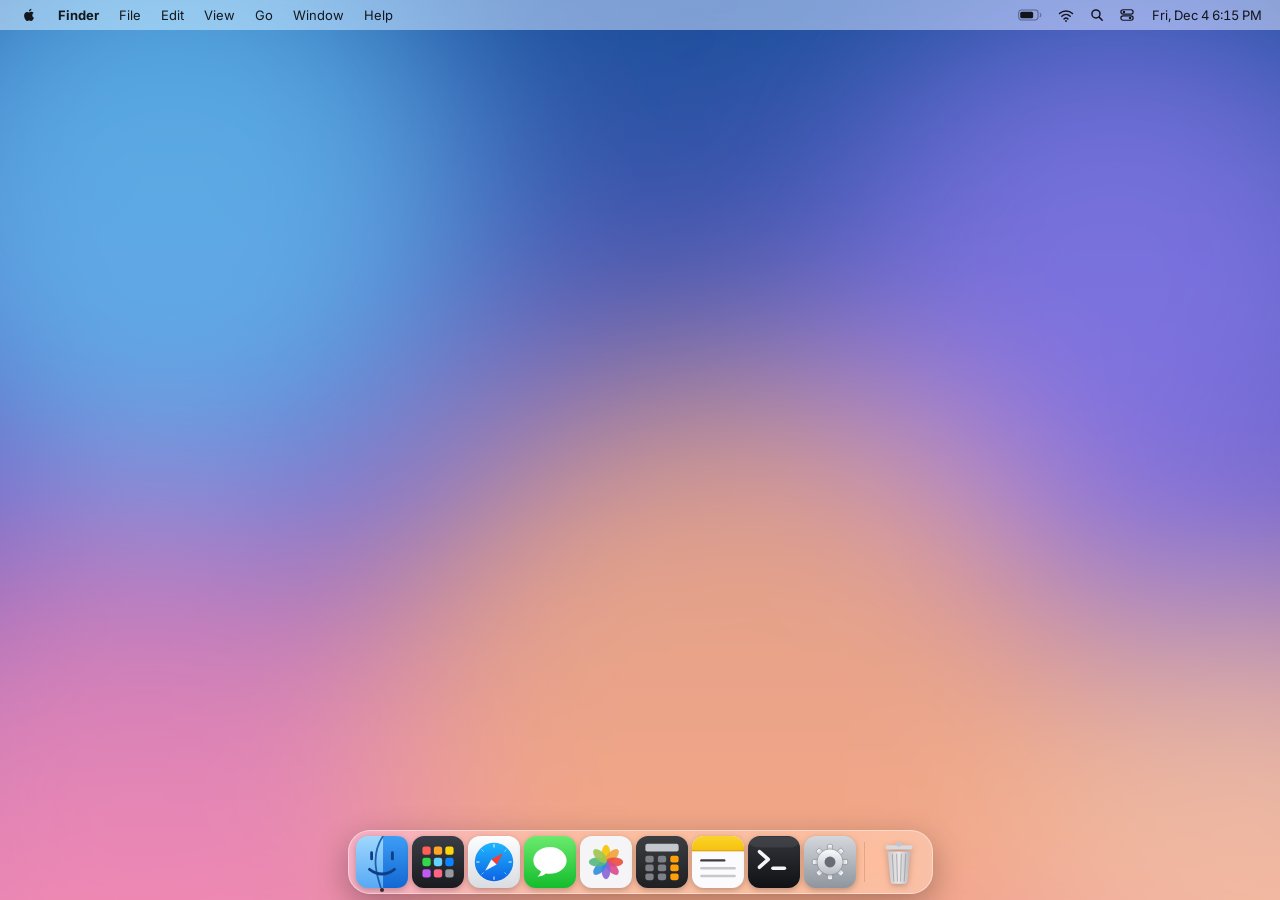
<file: macos/index.html>
<!DOCTYPE html>
<html lang="en">
<head>
<meta charset="UTF-8">
<meta name="viewport" content="width=device-width, initial-scale=1.0">
<title>macOS Web — OkNguyen</title>
<link rel="icon" href="data:image/svg+xml,%3Csvg%20xmlns='http://www.w3.org/2000/svg'%20viewBox='0%200%20100%20100'%3E%3Crect%20width='100'%20height='100'%20rx='23'%20fill='%231d1f21'/%3E%3Cpath%20d='M22%2030%20l17%2015%20-17%2015'%20fill='none'%20stroke='%23f5f5f7'%20stroke-width='7'%20stroke-linecap='round'%20stroke-linejoin='round'/%3E%3Cpath%20d='M48%2062%20h22'%20stroke='%23f5f5f7'%20stroke-width='7'%20stroke-linecap='round'/%3E%3C/svg%3E">
<link rel="preconnect" href="https://fonts.googleapis.com">
<link rel="preconnect" href="https://fonts.gstatic.com" crossorigin>
<link href="https://fonts.googleapis.com/css2?family=Inter:opsz,wght@14..32,100..900&family=JetBrains+Mono:wght@400;500;700&display=swap" rel="stylesheet">
<link rel="stylesheet" href="css/system.css">
<link rel="stylesheet" href="css/apps.css">
</head>
<body data-theme="light">

  <!-- Desktop / wallpaper -->
  <div id="desktop"></div>

  <!-- Menu bar -->
  <header id="menubar">
    <div id="menubar-left"></div>
    <div id="menubar-right"></div>
  </header>

  <!-- Windows live here -->
  <div id="windows-layer"></div>

  <!-- Notifications -->
  <div id="notifications"></div>

  <!-- Dock -->
  <footer id="dock-wrap">
    <div id="dock"></div>
  </footer>

  <!-- Launchpad overlay -->
  <div id="launchpad" class="hidden">
    <div id="launchpad-grid"></div>
  </div>

  <!-- Lock / shutdown overlays -->
  <div id="lockscreen" class="hidden"></div>
  <div id="shutdown" class="hidden"></div>

  <script src="js/core.js"></script>
  <script src="js/icons.js"></script>
  <script src="js/wallpapers.js"></script>
  <script src="js/wm.js"></script>
  <script src="js/menubar.js"></script>
  <script src="js/dock.js"></script>
  <script src="js/apps/calculator.js"></script>
  <script src="js/apps/notes.js"></script>
  <script src="js/apps/terminal.js"></script>
  <script src="js/apps/settings.js"></script>
  <script src="js/main.js"></script>
</body>
</html>
</file>
<file: expense/styles.css>
/* ============================================================
   Sổ Chi Tiêu — styles.css
   Dark ledger ấm: nền than ấm + texture giấy, accent xanh ngọc,
   palette danh mục lấy cảm hứng từ màu tiền polymer VND.
   Font: Be Vietnam Pro (nội dung) + Archivo (số liệu, tiêu đề).
   ============================================================ */

:root {
  --font-display: 'Archivo', 'Be Vietnam Pro', system-ui, sans-serif;
  --font-body: 'Be Vietnam Pro', system-ui, -apple-system, sans-serif;

  --jade: #2fd18c;
  --jade-deep: #169d68;
  --amber: #ffb454;
  --red: #ff6b6b;
  --blue: #5cc8ff;

  --bg: #11100d;
  --bg-soft: #181612;
  --card: #1c1915;
  --card-2: #161410;
  --line: rgba(255, 246, 228, 0.08);
  --line-strong: rgba(255, 246, 228, 0.16);
  --text: #f3eee3;
  --muted: #9b9180;
  --shadow: 0 24px 60px -32px rgba(0, 0, 0, 0.85);
  --ink-on-accent: #0a120d;

  --glow-1: rgba(47, 209, 140, 0.07);
  --glow-2: rgba(255, 180, 84, 0.05);
  --noise-opacity: 0.05;
}

[data-theme='light'] {
  --jade: #0f9d63;
  --jade-deep: #0b7a4c;
  --amber: #d97f10;
  --red: #d94f4f;
  --blue: #1d7fc4;

  --bg: #f5efe3;
  --bg-soft: #ece4d4;
  --card: #fffdf7;
  --card-2: #f8f3e8;
  --line: rgba(63, 51, 30, 0.12);
  --line-strong: rgba(63, 51, 30, 0.24);
  --text: #252016;
  --muted: #7d735e;
  --shadow: 0 24px 50px -34px rgba(80, 64, 36, 0.5);
  --ink-on-accent: #ffffff;

  --glow-1: rgba(15, 157, 99, 0.08);
  --glow-2: rgba(217, 127, 16, 0.07);
  --noise-opacity: 0.06;
}

* { box-sizing: border-box; }

[hidden] { display: none !important; }

html { color-scheme: dark; }
[data-theme='light'] { color-scheme: light; }

body {
  margin: 0;
  font-family: var(--font-body);
  background: var(--bg);
  color: var(--text);
  line-height: 1.5;
  -webkit-font-smoothing: antialiased;
  transition: background 0.35s ease, color 0.35s ease;
}

/* Hào quang nền + texture nhiễu giấy */
.bg-glow {
  position: fixed;
  inset: 0;
  z-index: -2;
  pointer-events: none;
  background:
    radial-gradient(640px 420px at 82% -8%, var(--glow-1), transparent 70%),
    radial-gradient(560px 420px at -8% 36%, var(--glow-2), transparent 70%);
}
body::after {
  content: '';
  position: fixed;
  inset: 0;
  z-index: -1;
  pointer-events: none;
  opacity: var(--noise-opacity);
  background-image: url("data:image/svg+xml,%3Csvg xmlns='http://www.w3.org/2000/svg' width='160' height='160'%3E%3Cfilter id='n'%3E%3CfeTurbulence type='fractalNoise' baseFrequency='0.9' numOctaves='2'/%3E%3C/filter%3E%3Crect width='100%25' height='100%25' filter='url(%23n)'/%3E%3C/svg%3E");
}

.container {
  width: min(1140px, 100% - 32px);
  margin-inline: auto;
}

/* ---------- Header ---------- */
.topbar {
  display: flex;
  align-items: center;
  gap: 16px;
  padding-block: 22px 8px;
  flex-wrap: wrap;
}
.brand {
  display: flex;
  align-items: center;
  gap: 12px;
  margin-right: auto;
}
.brand-mark {
  width: 42px;
  height: 42px;
  border-radius: 13px;
  display: grid;
  place-items: center;
  background: linear-gradient(135deg, var(--jade), var(--jade-deep));
  color: var(--ink-on-accent);
  font-family: var(--font-display);
  font-weight: 900;
  font-size: 22px;
  box-shadow: 0 10px 24px -10px rgba(47, 209, 140, 0.55);
}
.brand h1 {
  margin: 0;
  font-family: var(--font-display);
  font-weight: 800;
  font-size: 20px;
  letter-spacing: -0.01em;
  font-stretch: 112%;
}
.brand-sub {
  margin: 0;
  font-size: 12px;
  color: var(--muted);
}

.month-nav {
  display: flex;
  align-items: center;
  gap: 2px;
  background: var(--card);
  border: 1px solid var(--line);
  border-radius: 999px;
  padding: 4px;
}
.month-label {
  min-width: 138px;
  text-align: center;
  font-family: var(--font-display);
  font-weight: 700;
  font-size: 14.5px;
}

.icon-btn {
  appearance: none;
  border: none;
  background: transparent;
  color: var(--text);
  width: 36px;
  height: 36px;
  border-radius: 999px;
  display: grid;
  place-items: center;
  font-size: 18px;
  cursor: pointer;
  transition: background 0.2s ease, transform 0.15s ease;
}
.icon-btn:hover { background: var(--bg-soft); }
.icon-btn:active { transform: scale(0.92); }
.theme-toggle {
  border: 1px solid var(--line);
  background: var(--card);
  width: 44px;
  height: 44px;
}
.theme-toggle svg { width: 19px; height: 19px; }

/* ---------- Ô nhập liệu ---------- */
.entry { margin-block: 18px 22px; }
.entry-box {
  display: flex;
  align-items: center;
  gap: 10px;
  background: linear-gradient(180deg, var(--card), var(--card-2));
  border: 1px solid var(--line-strong);
  border-radius: 18px;
  padding: 9px 9px 9px 18px;
  box-shadow: var(--shadow);
  transition: border-color 0.25s ease, box-shadow 0.25s ease;
}
.entry-box:focus-within {
  border-color: var(--jade);
  box-shadow: 0 0 0 4px rgba(47, 209, 140, 0.14), var(--shadow);
}
.entry-icon {
  font-family: var(--font-display);
  font-weight: 900;
  font-size: 19px;
  color: var(--jade);
  user-select: none;
}
#entryInput {
  flex: 1;
  min-width: 0;
  background: transparent;
  border: none;
  outline: none;
  color: var(--text);
  font-family: var(--font-body);
  font-size: 16.5px;
  padding-block: 10px;
}
#entryInput::placeholder { color: var(--muted); opacity: 0.85; }

.btn-add {
  appearance: none;
  border: none;
  background: linear-gradient(135deg, var(--jade), var(--jade-deep));
  color: var(--ink-on-accent);
  font-family: var(--font-body);
  font-weight: 700;
  font-size: 15px;
  padding: 12px 24px;
  border-radius: 13px;
  cursor: pointer;
  transition: transform 0.15s ease, filter 0.2s ease, opacity 0.2s ease;
  box-shadow: 0 10px 22px -10px rgba(47, 209, 140, 0.5);
}
.btn-add:hover:not(:disabled) { filter: brightness(1.08); }
.btn-add:active:not(:disabled) { transform: scale(0.96); }
.btn-add:disabled { opacity: 0.35; cursor: not-allowed; box-shadow: none; }

.entry-box.shake { animation: shake 0.4s ease; }
@keyframes shake {
  20% { transform: translateX(-6px); }
  40% { transform: translateX(5px); }
  60% { transform: translateX(-3px); }
  80% { transform: translateX(2px); }
}

/* Preview chips */
.preview-row {
  display: flex;
  flex-wrap: wrap;
  align-items: center;
  gap: 8px;
  margin-top: 12px;
  padding-inline: 6px;
}
.chip {
  display: inline-flex;
  align-items: center;
  gap: 7px;
  padding: 7px 13px;
  border-radius: 999px;
  border: 1px solid var(--line);
  background: var(--card);
  font-size: 13.5px;
  font-weight: 500;
  animation: pop 0.32s cubic-bezier(0.34, 1.56, 0.64, 1) backwards;
}
.preview-row .chip:nth-child(2) { animation-delay: 0.04s; }
.preview-row .chip:nth-child(3) { animation-delay: 0.08s; }
.preview-row .chip:nth-child(4) { animation-delay: 0.12s; }
@keyframes pop {
  from { opacity: 0; transform: scale(0.8) translateY(4px); }
}
.chip b { font-family: var(--font-display); font-variant-numeric: tabular-nums; }
.chip .dot {
  width: 9px;
  height: 9px;
  border-radius: 50%;
  flex: none;
}
.chip-amount b { font-size: 14.5px; }
.chip-amount.is-income b { color: var(--jade); }
.chip-amount.is-expense b { color: var(--red); }
.chip-note { font-size: 12px; color: var(--muted); font-weight: 400; }
.chip-btn { cursor: pointer; transition: border-color 0.2s ease, background 0.2s ease; }
.chip-btn:hover { border-color: var(--line-strong); background: var(--bg-soft); }
.chip-btn .caret { font-size: 10px; color: var(--muted); }
.chip-empty { color: var(--muted); font-style: italic; }

/* Gợi ý ví dụ */
.examples {
  display: flex;
  flex-wrap: wrap;
  align-items: center;
  gap: 8px;
  margin-top: 12px;
  padding-inline: 6px;
}
.examples-label { font-size: 12.5px; color: var(--muted); }
.chip-example {
  appearance: none;
  cursor: pointer;
  border: 1px dashed var(--line-strong);
  background: transparent;
  color: var(--muted);
  font-family: var(--font-body);
  font-size: 12.5px;
  padding: 6px 12px;
  border-radius: 999px;
  transition: color 0.2s ease, border-color 0.2s ease, background 0.2s ease;
}
.chip-example:hover {
  color: var(--text);
  border-color: var(--jade);
  background: rgba(47, 209, 140, 0.08);
}

/* ---------- Lưới dashboard ---------- */
.grid {
  display: grid;
  gap: 18px;
  grid-template-columns: minmax(0, 5fr) minmax(0, 7fr);
  grid-template-areas:
    'budget bars'
    'donut list';
  padding-bottom: 40px;
}
.budget-card { grid-area: budget; }
.chart-card { grid-area: bars; }
.donut-card { grid-area: donut; }
.list-card { grid-area: list; }

.card {
  background: linear-gradient(180deg, var(--card), var(--card-2));
  border: 1px solid var(--line);
  border-radius: 22px;
  padding: 20px 22px;
  box-shadow: var(--shadow);
}
.card-head {
  display: flex;
  align-items: center;
  justify-content: space-between;
  gap: 10px;
  margin-bottom: 14px;
}
.card-head h2 {
  margin: 0;
  font-size: 12.5px;
  font-weight: 600;
  letter-spacing: 0.12em;
  text-transform: uppercase;
  color: var(--muted);
}
.card-cap { font-size: 12.5px; color: var(--muted); font-variant-numeric: tabular-nums; }
.icon-btn.small { width: 30px; height: 30px; font-size: 14px; color: var(--muted); }
.icon-btn.small:hover { color: var(--text); }

/* ---------- Ngân sách ---------- */
.over-banner {
  display: flex;
  align-items: center;
  gap: 8px;
  background: rgba(255, 107, 107, 0.1);
  border: 1px solid rgba(255, 107, 107, 0.45);
  color: var(--red);
  font-size: 13.5px;
  font-weight: 600;
  border-radius: 13px;
  padding: 9px 13px;
  margin-bottom: 14px;
  animation: pulse-border 2s ease infinite;
}
@keyframes pulse-border {
  50% { box-shadow: 0 0 0 5px rgba(255, 107, 107, 0.08); }
}

.budget-remaining-label {
  margin: 2px 0 0;
  font-size: 13px;
  color: var(--muted);
}
.big-number {
  margin: 0 0 14px;
  font-family: var(--font-display);
  font-weight: 800;
  font-stretch: 112%;
  font-size: clamp(34px, 4.2vw, 44px);
  letter-spacing: -0.02em;
  line-height: 1.1;
  font-variant-numeric: tabular-nums;
}
.big-number.warn { color: var(--amber); }
.big-number.over { color: var(--red); }

.progress {
  position: relative;
  height: 12px;
  border-radius: 999px;
  background: var(--bg-soft);
  border: 1px solid var(--line);
  overflow: hidden;
}
.progress-fill {
  height: 100%;
  width: 0%;
  border-radius: 999px;
  background: linear-gradient(90deg, var(--jade-deep), var(--jade));
  transition: width 0.9s cubic-bezier(0.22, 1, 0.36, 1), background 0.4s ease;
}
.progress-fill.warn { background: linear-gradient(90deg, #c77b1e, var(--amber)); }
.progress-fill.over { background: linear-gradient(90deg, #c24444, var(--red)); }
.progress-tick {
  position: absolute;
  top: -2px;
  bottom: -2px;
  width: 2px;
  background: var(--line-strong);
}
.budget-meta {
  display: flex;
  justify-content: space-between;
  gap: 10px;
  margin: 10px 0 0;
  font-size: 13px;
  color: var(--muted);
  font-variant-numeric: tabular-nums;
}
.budget-meta b { color: var(--text); font-weight: 600; }

.budget-form {
  display: flex;
  flex-wrap: wrap;
  gap: 8px;
  margin-top: 14px;
  padding: 12px;
  border: 1px dashed var(--line-strong);
  border-radius: 14px;
}
.budget-form input {
  flex: 1;
  min-width: 120px;
  background: var(--bg-soft);
  border: 1px solid var(--line);
  border-radius: 10px;
  color: var(--text);
  font-family: var(--font-body);
  font-size: 14px;
  padding: 9px 12px;
  outline: none;
}
.budget-form input:focus { border-color: var(--jade); }
.btn-mini {
  appearance: none;
  border: none;
  background: var(--jade);
  color: var(--ink-on-accent);
  font-weight: 700;
  font-family: var(--font-body);
  font-size: 13.5px;
  padding: 9px 16px;
  border-radius: 10px;
  cursor: pointer;
}
.budget-presets { display: flex; gap: 6px; width: 100%; }
.budget-presets button {
  appearance: none;
  cursor: pointer;
  background: var(--bg-soft);
  border: 1px solid var(--line);
  color: var(--muted);
  font-family: var(--font-display);
  font-weight: 600;
  font-size: 12.5px;
  padding: 5px 12px;
  border-radius: 999px;
  transition: all 0.2s ease;
}
.budget-presets button:hover { color: var(--text); border-color: var(--jade); }

.stats-row {
  display: grid;
  grid-template-columns: repeat(3, 1fr);
  gap: 10px;
  margin-top: 18px;
  padding-top: 16px;
  border-top: 1px solid var(--line);
}
.stat { display: flex; flex-direction: column; gap: 3px; min-width: 0; }
.stat-label { font-size: 11.5px; letter-spacing: 0.06em; text-transform: uppercase; color: var(--muted); }
.stat b {
  font-family: var(--font-display);
  font-size: 15.5px;
  font-weight: 700;
  font-variant-numeric: tabular-nums;
  white-space: nowrap;
  overflow: hidden;
  text-overflow: ellipsis;
}
.stat b.neg { color: var(--red); }
.stat b.pos { color: var(--jade); }

/* ---------- Biểu đồ ---------- */
.chart-card { display: flex; flex-direction: column; }
.bar-chart { width: 100%; margin-block: auto; }
.bar-chart svg { display: block; width: 100%; height: auto; }
.bar-chart .bar {
  transform-box: fill-box;
  transform-origin: bottom;
  animation: grow-y 0.7s cubic-bezier(0.22, 1, 0.36, 1) backwards;
}
.bar-chart .bar:hover { filter: brightness(1.25); }
@keyframes grow-y { from { transform: scaleY(0); } }
.chart-note {
  margin: 22px 0;
  text-align: center;
  color: var(--muted);
  font-size: 13.5px;
}

.donut-wrap {
  display: flex;
  flex-direction: column;
  align-items: center;
  gap: 20px;
}
.donut-figure { position: relative; width: 196px; height: 196px; flex: none; margin-inline: auto; }
.donut-figure svg { display: block; }
.donut-figure circle.seg { transition: stroke-dasharray 0.9s cubic-bezier(0.22, 1, 0.36, 1); }
.donut-center {
  position: absolute;
  inset: 0;
  display: grid;
  place-content: center;
  text-align: center;
  gap: 2px;
  pointer-events: none;
}
.donut-center .lbl { font-size: 11.5px; letter-spacing: 0.08em; text-transform: uppercase; color: var(--muted); }
.donut-center .val {
  font-family: var(--font-display);
  font-weight: 800;
  font-size: 19px;
  font-variant-numeric: tabular-nums;
  letter-spacing: -0.01em;
}

.legend {
  list-style: none;
  margin: 0;
  padding: 0;
  width: 100%;
  display: flex;
  flex-direction: column;
  gap: 9px;
}
.legend li {
  display: grid;
  grid-template-columns: 11px 1fr auto auto;
  align-items: center;
  gap: 9px;
  font-size: 13.5px;
}
.legend .dot { width: 11px; height: 11px; border-radius: 4px; }
.legend .name { overflow: hidden; text-overflow: ellipsis; white-space: nowrap; }
.legend .pct { color: var(--muted); font-size: 12px; font-variant-numeric: tabular-nums; }
.legend .amt {
  font-family: var(--font-display);
  font-weight: 700;
  font-variant-numeric: tabular-nums;
  font-size: 13px;
}

/* ---------- Danh sách giao dịch ---------- */
.tx-list {
  display: flex;
  flex-direction: column;
  max-height: 545px;
  overflow-y: auto;
  padding-right: 6px;
  scrollbar-width: thin;
  scrollbar-color: var(--line-strong) transparent;
}
.tx-list::-webkit-scrollbar { width: 7px; }
.tx-list::-webkit-scrollbar-thumb { background: var(--line-strong); border-radius: 99px; }
.tx-list::-webkit-scrollbar-track { background: transparent; }
.tx-date {
  font-size: 11.5px;
  font-weight: 600;
  letter-spacing: 0.1em;
  text-transform: uppercase;
  color: var(--muted);
  margin: 16px 2px 6px;
}
.tx-date:first-child { margin-top: 2px; }
.tx-row {
  display: flex;
  align-items: center;
  gap: 13px;
  padding: 10px 2px;
  border-bottom: 1px solid var(--line);
  animation: rise 0.45s cubic-bezier(0.22, 1, 0.36, 1) backwards;
}
.tx-row:last-child { border-bottom: none; }
.tx-icon {
  width: 42px;
  height: 42px;
  flex: none;
  border-radius: 14px;
  display: grid;
  place-items: center;
  font-size: 19px;
}
.tx-main { flex: 1; min-width: 0; }
.tx-title {
  font-weight: 600;
  font-size: 14.5px;
  white-space: nowrap;
  overflow: hidden;
  text-overflow: ellipsis;
}
.tx-cat { font-size: 12px; color: var(--muted); }
.tx-amt {
  font-family: var(--font-display);
  font-weight: 700;
  font-size: 14.5px;
  font-variant-numeric: tabular-nums;
  white-space: nowrap;
}
.tx-amt.neg { color: var(--red); }
.tx-amt.pos { color: var(--jade); }
.tx-del {
  appearance: none;
  border: none;
  background: transparent;
  color: var(--muted);
  width: 30px;
  height: 30px;
  border-radius: 9px;
  cursor: pointer;
  font-size: 15px;
  display: grid;
  place-items: center;
  opacity: 0;
  transition: opacity 0.2s ease, background 0.2s ease, color 0.2s ease;
}
.tx-row:hover .tx-del { opacity: 1; }
.tx-del:hover { background: rgba(255, 107, 107, 0.12); color: var(--red); }
@media (hover: none) {
  .tx-del { opacity: 0.6; }
}

/* Trạng thái trống */
.empty { text-align: center; padding: 26px 10px 18px; }
.empty-icon { font-size: 38px; margin: 0 0 6px; }
.empty p { margin: 4px 0; font-size: 14.5px; }
.empty .muted { color: var(--muted); font-size: 13px; }
.btn-ghost {
  appearance: none;
  margin-top: 14px;
  cursor: pointer;
  background: transparent;
  border: 1px solid var(--jade);
  color: var(--jade);
  font-family: var(--font-body);
  font-weight: 600;
  font-size: 13.5px;
  padding: 9px 18px;
  border-radius: 12px;
  transition: background 0.2s ease;
}
.btn-ghost:hover { background: rgba(47, 209, 140, 0.1); }

/* ---------- Bảng chọn danh mục ---------- */
.cat-picker {
  position: fixed;
  z-index: 60;
  display: flex;
  flex-wrap: wrap;
  gap: 7px;
  max-width: 330px;
  background: var(--card);
  border: 1px solid var(--line-strong);
  border-radius: 16px;
  padding: 12px;
  box-shadow: var(--shadow);
  animation: pop 0.25s cubic-bezier(0.34, 1.56, 0.64, 1);
}
.cat-picker button {
  appearance: none;
  cursor: pointer;
  display: inline-flex;
  align-items: center;
  gap: 6px;
  background: var(--bg-soft);
  border: 1px solid var(--line);
  color: var(--text);
  font-family: var(--font-body);
  font-size: 13px;
  padding: 7px 12px;
  border-radius: 999px;
  transition: border-color 0.15s ease, transform 0.15s ease;
}
.cat-picker button:hover { border-color: var(--jade); transform: translateY(-1px); }
.cat-picker button.active { border-color: var(--jade); background: rgba(47, 209, 140, 0.12); }

/* ---------- Toast ---------- */
.toasts {
  position: fixed;
  bottom: 20px;
  left: 50%;
  transform: translateX(-50%);
  z-index: 80;
  display: flex;
  flex-direction: column;
  align-items: center;
  gap: 10px;
  width: min(440px, calc(100vw - 32px));
}
.toast {
  display: flex;
  align-items: center;
  gap: 10px;
  width: 100%;
  background: var(--card);
  border: 1px solid var(--line-strong);
  border-radius: 14px;
  padding: 12px 16px;
  font-size: 14px;
  box-shadow: var(--shadow);
  animation: toast-in 0.35s cubic-bezier(0.22, 1, 0.36, 1);
}
.toast.warn { border-color: rgba(255, 180, 84, 0.55); }
.toast.over { border-color: rgba(255, 107, 107, 0.6); }
.toast.out { animation: toast-out 0.3s ease forwards; }
.toast .msg { flex: 1; }
.toast .act {
  appearance: none;
  border: none;
  background: transparent;
  color: var(--jade);
  font-weight: 700;
  font-family: var(--font-body);
  font-size: 13.5px;
  cursor: pointer;
  padding: 4px 8px;
  border-radius: 8px;
}
.toast .act:hover { background: rgba(47, 209, 140, 0.1); }
@keyframes toast-in { from { opacity: 0; transform: translateY(16px) scale(0.97); } }
@keyframes toast-out { to { opacity: 0; transform: translateY(10px) scale(0.97); } }

/* ---------- Footer ---------- */
.foot {
  padding-block: 6px 34px;
  text-align: center;
  font-size: 12.5px;
  color: var(--muted);
}

/* ---------- Hiệu ứng xuất hiện ---------- */
.reveal { animation: rise 0.7s cubic-bezier(0.16, 1, 0.3, 1) backwards; animation-delay: var(--d, 0s); }
@keyframes rise {
  from { opacity: 0; transform: translateY(16px); }
}

/* ---------- Responsive ---------- */
@media (max-width: 940px) {
  .grid {
    grid-template-columns: minmax(0, 1fr);
    grid-template-areas: 'budget' 'bars' 'donut' 'list';
    gap: 14px;
  }
  .topbar { gap: 10px; padding-block: 16px 4px; }
  .brand-sub { display: none; }
  .month-nav { order: 3; flex: 1; justify-content: space-between; }
  .month-label { flex: 1; }
  .big-number { font-size: 38px; }
  .card { padding: 18px; border-radius: 19px; }
  .btn-add { padding: 11px 18px; }
  #entryInput { font-size: 16px; } /* tránh iOS zoom khi focus */
  .donut-wrap { justify-content: center; }
  .tx-list { max-height: none; padding-right: 0; }
  .stat b { font-size: 13.5px; }
  .stat-label { font-size: 10.5px; }
  .toasts { bottom: 14px; }
}

@media (prefers-reduced-motion: reduce) {
  *, *::before, *::after {
    animation-duration: 0.01ms !important;
    animation-iteration-count: 1 !important;
    transition-duration: 0.01ms !important;
  }
}

:focus-visible { outline: 2px solid var(--jade); outline-offset: 2px; }
</file>
<file: macos/css/system.css>
/* ============================================================
   macOS Web — system chrome (desktop, menubar, dock, windows)
   ============================================================ */

:root {
  --font-ui: -apple-system, BlinkMacSystemFont, "SF Pro Text", "Inter", "Segoe UI", sans-serif;
  --font-mono: "SF Mono", "JetBrains Mono", Menlo, Consolas, monospace;

  --menubar-h: 30px;
  --accent: #0a84ff;

  /* light theme */
  --bar-bg: rgba(255, 255, 255, 0.45);
  --bar-text: rgba(0, 0, 0, 0.88);
  --menu-bg: rgba(246, 246, 248, 0.78);
  --menu-text: #1d1d1f;
  --menu-sep: rgba(0, 0, 0, 0.12);
  --dock-bg: rgba(255, 255, 255, 0.32);
  --dock-border: rgba(255, 255, 255, 0.42);
  --win-bg: #f6f6f8;
  --win-titlebar: rgba(246, 246, 248, 0.92);
  --win-title-text: rgba(0, 0, 0, 0.85);
  --win-title-text-dim: rgba(0, 0, 0, 0.35);
  --win-border: rgba(0, 0, 0, 0.18);
  --win-inner-border: rgba(255, 255, 255, 0.25);
  --text: #1d1d1f;
  --text-dim: rgba(0, 0, 0, 0.5);
  --pane-bg: #ffffff;
  --sidebar-bg: rgba(238, 238, 241, 0.85);
  --hover-bg: rgba(0, 0, 0, 0.06);
}

body[data-theme="dark"] {
  --bar-bg: rgba(26, 26, 30, 0.45);
  --bar-text: rgba(255, 255, 255, 0.9);
  --menu-bg: rgba(40, 40, 44, 0.82);
  --menu-text: #f2f2f4;
  --menu-sep: rgba(255, 255, 255, 0.16);
  --dock-bg: rgba(40, 40, 46, 0.36);
  --dock-border: rgba(255, 255, 255, 0.16);
  --win-bg: #28282c;
  --win-titlebar: rgba(44, 44, 48, 0.92);
  --win-title-text: rgba(255, 255, 255, 0.88);
  --win-title-text-dim: rgba(255, 255, 255, 0.32);
  --win-border: rgba(0, 0, 0, 0.55);
  --win-inner-border: rgba(255, 255, 255, 0.12);
  --text: #f2f2f4;
  --text-dim: rgba(255, 255, 255, 0.5);
  --pane-bg: #1f1f23;
  --sidebar-bg: rgba(34, 34, 38, 0.85);
  --hover-bg: rgba(255, 255, 255, 0.08);
}

* { margin: 0; padding: 0; box-sizing: border-box; }

html, body {
  height: 100%;
  overflow: hidden;
  font-family: var(--font-ui);
  -webkit-font-smoothing: antialiased;
  user-select: none;
}

.hidden { display: none !important; }

/* ---------------- Desktop ---------------- */

#desktop {
  position: fixed;
  inset: 0;
  background-size: cover;
  background-position: center;
  transition: background-image 0.5s ease;
  z-index: 0;
}

/* ---------------- Menu bar ---------------- */

#menubar {
  position: fixed;
  top: 0; left: 0; right: 0;
  height: var(--menubar-h);
  display: flex;
  align-items: center;
  justify-content: space-between;
  padding: 0 8px;
  background: var(--bar-bg);
  backdrop-filter: blur(40px) saturate(180%);
  -webkit-backdrop-filter: blur(40px) saturate(180%);
  color: var(--bar-text);
  font-size: 13px;
  z-index: 1000;
}

#menubar-left, #menubar-right { display: flex; align-items: center; height: 100%; }

.mb-item {
  display: flex;
  align-items: center;
  height: 22px;
  padding: 0 10px;
  border-radius: 5px;
  cursor: default;
  white-space: nowrap;
}
.mb-item.mb-apple { padding: 0 12px; }
.mb-item.mb-appname { font-weight: 700; }
.mb-item.open { background: var(--hover-bg); }
.mb-item svg { display: block; }

.mb-status {
  display: flex;
  align-items: center;
  height: 22px;
  padding: 0 8px;
  border-radius: 5px;
}
.mb-status.open { background: var(--hover-bg); }
.mb-clock { padding: 0 10px; font-variant-numeric: tabular-nums; }

/* dropdown menus */
.menu-dropdown {
  position: fixed;
  min-width: 220px;
  padding: 5px;
  border-radius: 10px;
  background: var(--menu-bg);
  backdrop-filter: blur(40px) saturate(180%);
  -webkit-backdrop-filter: blur(40px) saturate(180%);
  box-shadow: 0 0 0 0.5px rgba(0,0,0,0.18), 0 10px 34px rgba(0,0,0,0.32);
  color: var(--menu-text);
  font-size: 13px;
  z-index: 2000;
  animation: menu-pop 0.12s ease;
}
@keyframes menu-pop { from { opacity: 0; transform: scale(0.98); } }

.menu-item {
  display: flex;
  align-items: center;
  justify-content: space-between;
  gap: 24px;
  padding: 4px 10px;
  border-radius: 6px;
  cursor: default;
}
.menu-item .shortcut { color: var(--text-dim); font-size: 12.5px; }
.menu-item:hover:not(.disabled) { background: var(--accent); color: #fff; }
.menu-item:hover:not(.disabled) .shortcut { color: rgba(255,255,255,0.75); }
.menu-item.disabled { color: var(--text-dim); }
.menu-sep { height: 1px; margin: 5px 10px; background: var(--menu-sep); }

/* control center panel */
#control-center {
  position: fixed;
  top: 36px; right: 8px;
  width: 320px;
  padding: 12px;
  border-radius: 16px;
  background: var(--menu-bg);
  backdrop-filter: blur(40px) saturate(180%);
  -webkit-backdrop-filter: blur(40px) saturate(180%);
  box-shadow: 0 0 0 0.5px rgba(0,0,0,0.18), 0 14px 40px rgba(0,0,0,0.35);
  color: var(--menu-text);
  z-index: 2000;
  animation: menu-pop 0.12s ease;
}
.cc-row { margin-bottom: 12px; }
.cc-row:last-child { margin-bottom: 0; }
.cc-label { font-size: 12px; font-weight: 600; margin-bottom: 6px; }
.cc-slider-wrap {
  position: relative;
  height: 26px;
  border-radius: 13px;
  background: rgba(120,120,128,0.24);
  overflow: hidden;
}
.cc-slider-fill {
  position: absolute; inset: 0 auto 0 0;
  background: #fff;
  border-radius: 13px;
  box-shadow: 0 0 4px rgba(0,0,0,0.15);
}
.cc-slider-wrap svg { position: absolute; left: 7px; top: 50%; transform: translateY(-50%); z-index: 2; color: #8e8e93; }
.cc-toggles { display: flex; gap: 10px; }
.cc-toggle {
  flex: 1;
  display: flex; flex-direction: column; align-items: center; gap: 5px;
  padding: 10px 4px;
  border-radius: 12px;
  background: rgba(120,120,128,0.16);
  font-size: 11px;
  cursor: default;
}
.cc-toggle .cc-dot {
  width: 34px; height: 34px;
  border-radius: 50%;
  display: flex; align-items: center; justify-content: center;
  background: rgba(120,120,128,0.3);
  color: #fff;
}
.cc-toggle.on .cc-dot { background: var(--accent); }

#brightness-overlay {
  position: fixed; inset: 0;
  background: #000;
  opacity: 0;
  pointer-events: none;
  z-index: 5000;
}

/* ---------------- Dock ---------------- */

#dock-wrap {
  position: fixed;
  bottom: 6px;
  left: 0; right: 0;
  display: flex;
  justify-content: center;
  z-index: 1000;
  pointer-events: none;
}

#dock {
  display: flex;
  align-items: flex-end;
  gap: 4px;
  padding: 5px 7px;
  border-radius: 22px;
  background: var(--dock-bg);
  backdrop-filter: blur(30px) saturate(180%);
  -webkit-backdrop-filter: blur(30px) saturate(180%);
  border: 0.5px solid var(--dock-border);
  box-shadow: 0 10px 32px rgba(0,0,0,0.3);
  pointer-events: auto;
}

.dock-item {
  position: relative;
  display: flex;
  flex-direction: column;
  align-items: center;
  justify-content: flex-end;
  width: var(--size, 52px);
  height: var(--size, 52px);
  transition: width 0.08s ease-out, height 0.08s ease-out;
}
#dock.no-anim .dock-item { transition: none; }

.dock-item svg { width: 100%; height: 100%; display: block; filter: drop-shadow(0 2px 3px rgba(0,0,0,0.25)); }

.dock-item .dock-dot {
  position: absolute;
  bottom: -4px;
  width: 4px; height: 4px;
  border-radius: 50%;
  background: var(--bar-text);
  opacity: 0;
}
.dock-item.running .dock-dot { opacity: 0.85; }

.dock-label {
  position: absolute;
  bottom: calc(100% + 12px);
  left: 50%;
  transform: translateX(-50%);
  padding: 3px 11px;
  border-radius: 8px;
  background: var(--menu-bg);
  backdrop-filter: blur(20px);
  -webkit-backdrop-filter: blur(20px);
  box-shadow: 0 0 0 0.5px rgba(0,0,0,0.2), 0 4px 14px rgba(0,0,0,0.25);
  color: var(--menu-text);
  font-size: 13px;
  white-space: nowrap;
  opacity: 0;
  pointer-events: none;
  transition: opacity 0.1s;
}
.dock-item:hover .dock-label { opacity: 1; }

.dock-sep {
  width: 1px;
  align-self: stretch;
  margin: 6px 4px;
  background: var(--menu-sep);
}

@keyframes dock-bounce {
  0%, 100% { transform: translateY(0); }
  30% { transform: translateY(-26px); }
  60% { transform: translateY(0); }
  80% { transform: translateY(-12px); }
}
.dock-item.bouncing svg { animation: dock-bounce 0.9s ease; }

/* ---------------- Windows ---------------- */

.window {
  position: absolute;
  display: flex;
  flex-direction: column;
  min-width: 200px;
  min-height: 120px;
  border-radius: 12px;
  background: var(--win-bg);
  box-shadow:
    0 0 0 0.5px var(--win-border),
    inset 0 0 0 0.5px var(--win-inner-border),
    0 18px 50px rgba(0,0,0,0.25);
  overflow: hidden;
  opacity: 1;
}
.window.active {
  box-shadow:
    0 0 0 0.5px var(--win-border),
    inset 0 0 0 0.5px var(--win-inner-border),
    0 28px 70px rgba(0,0,0,0.42);
}
.window.opening { animation: win-open 0.18s ease-out; }
@keyframes win-open { from { opacity: 0; transform: scale(0.92); } }

.win-titlebar {
  position: relative;
  display: flex;
  align-items: center;
  height: 40px;
  flex: 0 0 40px;
  padding: 0 12px;
  background: var(--win-titlebar);
  cursor: default;
}
.window.chrome-overlay .win-titlebar {
  position: absolute;
  top: 0; left: 0; right: 0;
  background: transparent;
  z-index: 5;
}

.win-title {
  position: absolute;
  left: 50%;
  transform: translateX(-50%);
  font-size: 13px;
  font-weight: 700;
  color: var(--win-title-text);
  white-space: nowrap;
  pointer-events: none;
}
.window:not(.active) .win-title { color: var(--win-title-text-dim); }

.traffic-lights { display: flex; gap: 8px; }
.tl {
  width: 12px; height: 12px;
  border-radius: 50%;
  border: 0.5px solid rgba(0,0,0,0.15);
  display: flex; align-items: center; justify-content: center;
  padding: 0;
  cursor: default;
}
.tl svg { opacity: 0; width: 8px; height: 8px; }
.traffic-lights:hover .tl svg { opacity: 1; }
.tl-close { background: #ff5f57; }
.tl-min   { background: #febc2e; }
.tl-max   { background: #28c840; }
.window:not(.active) .tl { background: #c8c8cd; border-color: rgba(0,0,0,0.08); }
body[data-theme="dark"] .window:not(.active) .tl { background: #5a5a5e; }
.tl:active { filter: brightness(0.8); }

.win-content {
  flex: 1;
  overflow: hidden;
  position: relative;
  display: flex;
  flex-direction: column;
}

/* resize handles */
.rz { position: absolute; z-index: 10; }
.rz-n  { top: -4px; left: 8px; right: 8px; height: 8px; cursor: ns-resize; }
.rz-s  { bottom: -4px; left: 8px; right: 8px; height: 8px; cursor: ns-resize; }
.rz-e  { right: -4px; top: 8px; bottom: 8px; width: 8px; cursor: ew-resize; }
.rz-w  { left: -4px; top: 8px; bottom: 8px; width: 8px; cursor: ew-resize; }
.rz-ne { top: -5px; right: -5px; width: 12px; height: 12px; cursor: nesw-resize; }
.rz-nw { top: -5px; left: -5px; width: 12px; height: 12px; cursor: nwse-resize; }
.rz-se { bottom: -5px; right: -5px; width: 12px; height: 12px; cursor: nwse-resize; }
.rz-sw { bottom: -5px; left: -5px; width: 12px; height: 12px; cursor: nesw-resize; }

/* ---------------- Notifications ---------------- */

#notifications {
  position: fixed;
  top: 40px; right: 12px;
  display: flex;
  flex-direction: column;
  gap: 10px;
  z-index: 3000;
}
.notification {
  display: flex;
  align-items: center;
  gap: 12px;
  width: 340px;
  padding: 12px 14px;
  border-radius: 16px;
  background: var(--menu-bg);
  backdrop-filter: blur(40px) saturate(180%);
  -webkit-backdrop-filter: blur(40px) saturate(180%);
  box-shadow: 0 0 0 0.5px rgba(0,0,0,0.15), 0 10px 32px rgba(0,0,0,0.3);
  color: var(--menu-text);
  animation: notif-in 0.3s cubic-bezier(0.2, 0.9, 0.3, 1.2);
}
.notification.out { animation: notif-out 0.25s ease forwards; }
@keyframes notif-in { from { opacity: 0; transform: translateX(60px); } }
@keyframes notif-out { to { opacity: 0; transform: translateX(60px); } }
.notification .n-icon { width: 38px; height: 38px; flex: 0 0 38px; }
.notification .n-icon svg { width: 100%; height: 100%; }
.notification .n-title { font-size: 13px; font-weight: 700; }
.notification .n-body { font-size: 13px; color: var(--text-dim); }

/* ---------------- Launchpad ---------------- */

#launchpad {
  position: fixed;
  inset: 0;
  z-index: 4000;
  background: rgba(20, 20, 26, 0.45);
  backdrop-filter: blur(36px) saturate(140%);
  -webkit-backdrop-filter: blur(36px) saturate(140%);
  display: flex;
  align-items: center;
  justify-content: center;
  animation: lp-in 0.2s ease;
}
@keyframes lp-in { from { opacity: 0; } }
#launchpad-grid {
  display: grid;
  grid-template-columns: repeat(4, 130px);
  gap: 40px 30px;
}
.lp-app {
  display: flex;
  flex-direction: column;
  align-items: center;
  gap: 10px;
  cursor: default;
}
.lp-app svg { width: 84px; height: 84px; filter: drop-shadow(0 6px 14px rgba(0,0,0,0.4)); transition: transform 0.12s; }
.lp-app:hover svg { transform: scale(1.07); }
.lp-app span { color: #fff; font-size: 14px; text-shadow: 0 1px 4px rgba(0,0,0,0.5); }

/* ---------------- Lock screen & shutdown ---------------- */

#lockscreen {
  position: fixed;
  inset: 0;
  z-index: 6000;
  background-size: cover;
  background-position: center;
  display: flex;
  flex-direction: column;
  align-items: center;
  color: #fff;
  animation: lp-in 0.4s ease;
}
#lockscreen::before {
  content: "";
  position: absolute; inset: 0;
  backdrop-filter: blur(40px) brightness(0.75);
  -webkit-backdrop-filter: blur(40px) brightness(0.75);
}
.lock-date { position: relative; margin-top: 14vh; font-size: 22px; font-weight: 600; text-shadow: 0 2px 12px rgba(0,0,0,0.4); }
.lock-time { position: relative; font-size: 96px; font-weight: 800; letter-spacing: -2px; text-shadow: 0 4px 24px rgba(0,0,0,0.45); }
.lock-hint { position: relative; margin-top: auto; margin-bottom: 60px; font-size: 14px; opacity: 0.85; }
.lock-avatar {
  position: relative;
  margin-top: 8vh;
  width: 84px; height: 84px;
  border-radius: 50%;
  background: linear-gradient(135deg, #0a84ff, #5e5ce6);
  display: flex; align-items: center; justify-content: center;
  font-size: 34px; font-weight: 700;
  box-shadow: 0 8px 30px rgba(0,0,0,0.4);
}
.lock-name { position: relative; margin-top: 12px; font-size: 17px; font-weight: 600; }

#shutdown {
  position: fixed;
  inset: 0;
  z-index: 6000;
  background: #000;
  display: flex;
  align-items: center;
  justify-content: center;
}
#shutdown button {
  width: 72px; height: 72px;
  border-radius: 50%;
  border: 2px solid rgba(255,255,255,0.5);
  background: transparent;
  color: rgba(255,255,255,0.7);
  font-size: 30px;
  cursor: pointer;
  transition: all 0.2s;
}
#shutdown button:hover { color: #fff; border-color: #fff; box-shadow: 0 0 30px rgba(255,255,255,0.25); }

/* ---------------- Context menu (desktop) ---------------- */

#context-menu {
  position: fixed;
  z-index: 2500;
}
</file>
<file: macos/css/apps.css>
/* ============================================================
   macOS Web — app styles (Calculator, Notes, Terminal, Settings)
   ============================================================ */

/* ---------------- Calculator ---------------- */

.calc {
  flex: 1;
  display: flex;
  flex-direction: column;
  background: rgba(38, 38, 41, 0.96);
  padding-top: 40px; /* room for overlay titlebar */
}
.calc-display {
  flex: 1;
  display: flex;
  align-items: flex-end;
  justify-content: flex-end;
  padding: 0 18px 8px;
  color: #fff;
  font-weight: 300;
  font-size: 52px;
  font-variant-numeric: tabular-nums;
  white-space: nowrap;
  overflow: hidden;
}
.calc-grid {
  display: grid;
  grid-template-columns: repeat(4, 1fr);
  gap: 1.5px;
  padding: 1.5px;
}
.calc-btn {
  height: 56px;
  border: none;
  font-family: var(--font-ui);
  font-size: 21px;
  color: #fff;
  background: #5f5f63;
  cursor: default;
  transition: filter 0.05s;
}
.calc-btn:active { filter: brightness(1.45); }
.calc-btn.fn { background: #484a4d; font-size: 19px; }
.calc-btn.op { background: #ff9f0a; font-size: 26px; }
.calc-btn.op.held { background: #fff; color: #ff9f0a; }
.calc-btn.zero { grid-column: span 2; text-align: left; padding-left: 24px; }

/* ---------------- Notes ---------------- */

.notes {
  flex: 1;
  display: flex;
  min-height: 0;
}
.notes-sidebar {
  width: 220px;
  flex: 0 0 220px;
  display: flex;
  flex-direction: column;
  background: var(--sidebar-bg);
  border-right: 1px solid var(--menu-sep);
  min-height: 0;
}
.notes-search {
  margin: 10px;
  padding: 5px 10px 5px 28px;
  border: none;
  border-radius: 7px;
  background: var(--hover-bg);
  color: var(--text);
  font-family: var(--font-ui);
  font-size: 13px;
  outline: none;
}
.notes-search-wrap { position: relative; display: flex; flex-direction: column; }
.notes-search-wrap svg {
  position: absolute;
  left: 18px; top: 50%;
  transform: translateY(-50%);
  color: var(--text-dim);
  pointer-events: none;
}
.notes-list { flex: 1; overflow-y: auto; padding: 0 10px 10px; }
.note-row {
  padding: 9px 12px;
  border-radius: 8px;
  cursor: default;
}
.note-row + .note-row { margin-top: 2px; }
.note-row.selected { background: #ffd60a; }
.note-row.selected .note-row-title { color: #1d1d1f; }
.note-row.selected .note-row-meta { color: rgba(0,0,0,0.55); }
.note-row-title {
  font-size: 13px;
  font-weight: 700;
  color: var(--text);
  white-space: nowrap;
  overflow: hidden;
  text-overflow: ellipsis;
}
.note-row-meta {
  font-size: 12px;
  color: var(--text-dim);
  white-space: nowrap;
  overflow: hidden;
  text-overflow: ellipsis;
  margin-top: 2px;
}
.notes-main {
  flex: 1;
  display: flex;
  flex-direction: column;
  background: var(--pane-bg);
  min-width: 0;
}
.notes-toolbar {
  display: flex;
  align-items: center;
  gap: 6px;
  padding: 6px 12px;
  border-bottom: 1px solid var(--menu-sep);
}
.notes-toolbar .spacer { flex: 1; }
.tool-btn {
  display: flex;
  align-items: center;
  justify-content: center;
  width: 30px; height: 26px;
  border: none;
  border-radius: 6px;
  background: transparent;
  color: var(--text-dim);
  cursor: default;
}
.tool-btn:hover { background: var(--hover-bg); color: var(--text); }
.notes-date {
  text-align: center;
  font-size: 11px;
  color: var(--text-dim);
  padding: 12px 0 0;
}
.notes-editor {
  flex: 1;
  border: none;
  outline: none;
  resize: none;
  padding: 10px 22px 22px;
  background: transparent;
  color: var(--text);
  font-family: var(--font-ui);
  font-size: 14.5px;
  line-height: 1.5;
}
.notes-empty {
  flex: 1;
  display: flex;
  align-items: center;
  justify-content: center;
  color: var(--text-dim);
  font-size: 15px;
}

/* ---------------- Terminal ---------------- */

.terminal {
  flex: 1;
  display: flex;
  flex-direction: column;
  background: rgba(24, 24, 27, 0.94);
  backdrop-filter: blur(20px);
  -webkit-backdrop-filter: blur(20px);
  padding: 46px 10px 10px;
  min-height: 0;
}
.term-scroll {
  flex: 1;
  overflow-y: auto;
  font-family: var(--font-mono);
  font-size: 12.5px;
  line-height: 1.45;
  color: #e8e8e8;
  user-select: text;
}
.term-scroll::-webkit-scrollbar { width: 8px; }
.term-scroll::-webkit-scrollbar-thumb { background: rgba(255,255,255,0.18); border-radius: 4px; }
.term-line { white-space: pre-wrap; word-break: break-all; }
.term-prompt-user { color: #7ee787; }
.term-prompt-path { color: #79c0ff; }
.term-dir { color: #79c0ff; font-weight: 700; }
.term-err { color: #ff7b72; }
.term-dim { color: #8b949e; }
.term-input-row { display: flex; }
.term-input {
  flex: 1;
  border: none;
  outline: none;
  background: transparent;
  color: #e8e8e8;
  font-family: var(--font-mono);
  font-size: 12.5px;
  caret-color: #aeafad;
  padding: 0;
}
.nf-apple { line-height: 1.15; }
.nf-g { color: #7ee787; }
.nf-y { color: #f2cc60; }
.nf-o { color: #ffa657; }
.nf-r { color: #ff7b72; }
.nf-p { color: #d2a8ff; }
.nf-b { color: #79c0ff; }
.nf-k { color: #79c0ff; font-weight: 700; }

/* ---------------- System Settings ---------------- */

.settings {
  flex: 1;
  display: flex;
  min-height: 0;
}
.settings-sidebar {
  width: 215px;
  flex: 0 0 215px;
  display: flex;
  flex-direction: column;
  background: var(--sidebar-bg);
  border-right: 1px solid var(--menu-sep);
  padding: 10px;
  overflow-y: auto;
  min-height: 0;
}
.settings-profile {
  display: flex;
  align-items: center;
  gap: 10px;
  padding: 8px;
  border-radius: 8px;
  margin-bottom: 8px;
}
.settings-avatar {
  width: 42px; height: 42px;
  border-radius: 50%;
  background: linear-gradient(135deg, #0a84ff, #5e5ce6);
  color: #fff;
  display: flex; align-items: center; justify-content: center;
  font-weight: 700;
  font-size: 17px;
}
.settings-profile-name { font-size: 13px; font-weight: 700; color: var(--text); }
.settings-profile-sub { font-size: 11.5px; color: var(--text-dim); }

.settings-item {
  display: flex;
  align-items: center;
  gap: 9px;
  padding: 5px 8px;
  border-radius: 7px;
  font-size: 13px;
  color: var(--text);
  cursor: default;
}
.settings-item.selected { background: var(--accent); color: #fff; }
.settings-icon {
  width: 24px; height: 24px;
  flex: 0 0 24px;
  border-radius: 6px;
  display: flex; align-items: center; justify-content: center;
  color: #fff;
}
.settings-icon svg { width: 15px; height: 15px; }
.settings-group-sep { height: 10px; }

.settings-main {
  flex: 1;
  display: flex;
  flex-direction: column;
  background: var(--pane-bg);
  overflow-y: auto;
  padding: 18px 22px;
  min-width: 0;
}
.settings-h1 { font-size: 20px; font-weight: 800; color: var(--text); margin-bottom: 16px; }
.settings-section {
  background: var(--win-bg);
  border: 1px solid var(--menu-sep);
  border-radius: 10px;
  padding: 14px 16px;
  margin-bottom: 16px;
}
.settings-section-title { font-size: 13px; font-weight: 700; color: var(--text); margin-bottom: 10px; }

.wallpaper-grid {
  display: grid;
  grid-template-columns: repeat(3, 1fr);
  gap: 12px;
}
.wallpaper-thumb {
  position: relative;
  aspect-ratio: 16 / 10;
  border-radius: 8px;
  background-size: cover;
  background-position: center;
  cursor: default;
  box-shadow: 0 1px 4px rgba(0,0,0,0.2);
  outline: 2px solid transparent;
  outline-offset: 2px;
  transition: outline-color 0.12s;
}
.wallpaper-thumb.selected { outline-color: var(--accent); }
.wallpaper-name {
  margin-top: 5px;
  font-size: 11.5px;
  color: var(--text-dim);
  text-align: center;
}

.appearance-row { display: flex; gap: 14px; }
.appearance-opt { text-align: center; cursor: default; }
.appearance-opt .ap-preview {
  width: 110px; height: 72px;
  border-radius: 9px;
  overflow: hidden;
  position: relative;
  box-shadow: 0 1px 4px rgba(0,0,0,0.25);
  outline: 2px solid transparent;
  outline-offset: 2px;
  transition: outline-color 0.12s;
}
.appearance-opt.selected .ap-preview { outline-color: var(--accent); }
.appearance-opt .ap-label { margin-top: 6px; font-size: 12px; color: var(--text); }

.accent-row { display: flex; gap: 12px; align-items: center; }
.accent-dot {
  width: 22px; height: 22px;
  border-radius: 50%;
  cursor: default;
  border: 2px solid transparent;
  background-clip: padding-box;
  box-shadow: 0 0 0 1px rgba(0,0,0,0.12);
}
.accent-dot.selected { box-shadow: 0 0 0 2.5px var(--pane-bg), 0 0 0 4.5px currentColor; }

.settings-placeholder {
  flex: 1;
  display: flex;
  flex-direction: column;
  align-items: center;
  justify-content: center;
  gap: 12px;
  color: var(--text-dim);
  font-size: 14px;
}
.settings-placeholder .ph-icon {
  width: 64px; height: 64px;
  border-radius: 16px;
  display: flex; align-items: center; justify-content: center;
  color: #fff;
}
.settings-placeholder .ph-icon svg { width: 36px; height: 36px; }

/* ---------------- About This Mac ---------------- */

.about {
  flex: 1;
  display: flex;
  flex-direction: column;
  align-items: center;
  padding: 52px 30px 30px;
  background: var(--win-bg);
}
.about-logo { font-size: 0; margin-bottom: 18px; }
.about-logo svg { width: 72px; height: 72px; color: var(--text); }
.about h1 { font-size: 26px; font-weight: 800; color: var(--text); }
.about .about-ver { font-size: 13px; color: var(--text-dim); margin: 4px 0 22px; }
.about table { font-size: 12.5px; border-spacing: 0 4px; }
.about td { padding: 0 8px; }
.about td:first-child { text-align: right; color: var(--text-dim); }
.about td:last-child { text-align: left; color: var(--text); }
</file>
